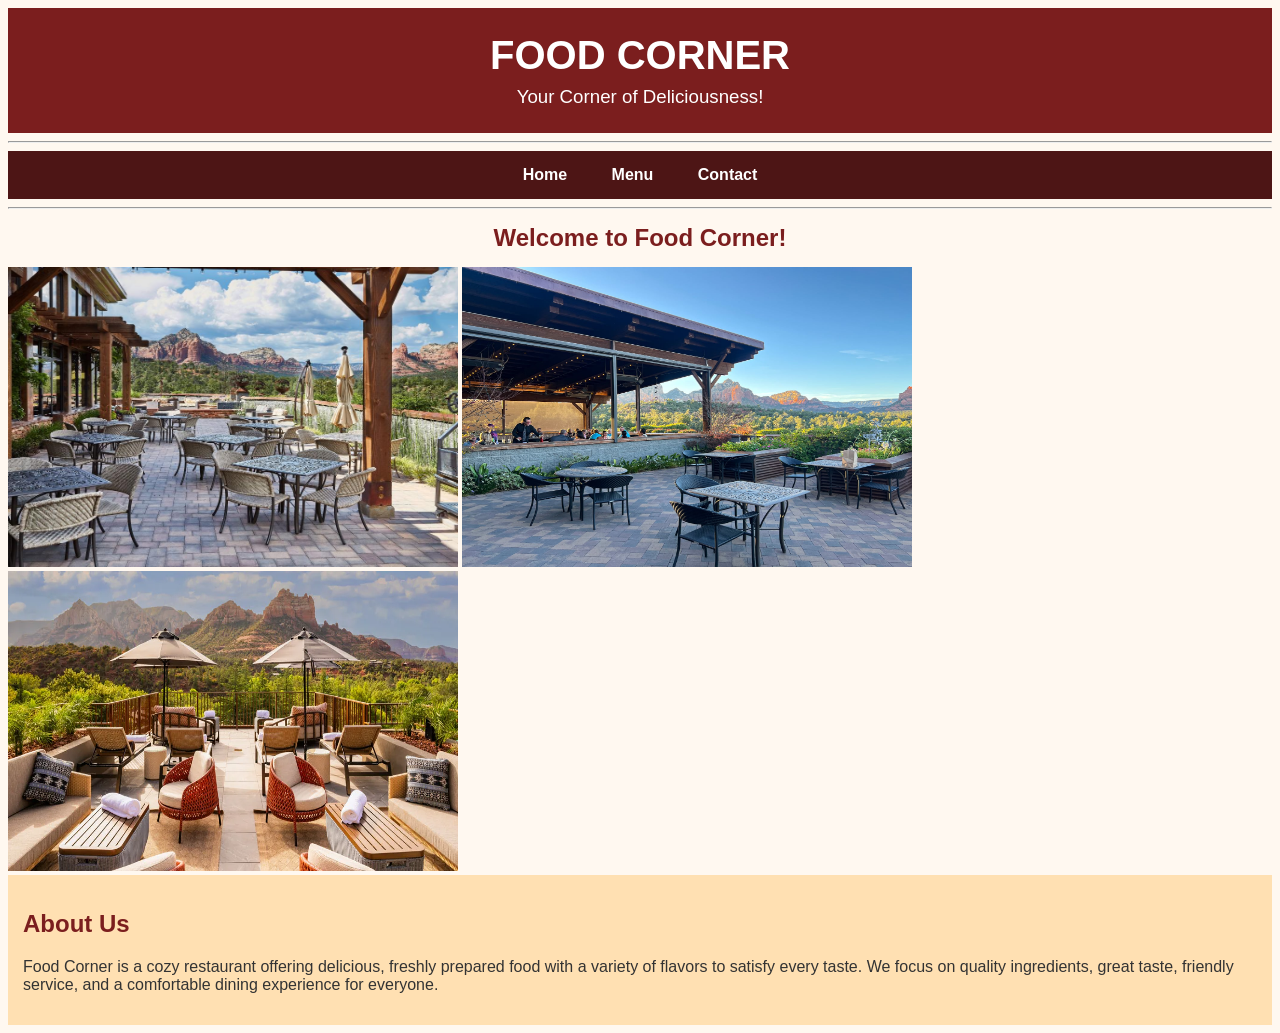
<file: Task 1/index.html>
<!DOCTYPE html>
<html lang="en">
<head>
    
    <title>Food Corner - Home</title>
    <link rel="stylesheet" href="style.css">
</head>
<body>
    
    <header>
        <h1 >FOOD CORNER</h1>
        <h3 >Your Corner of Deliciousness!</h3>
    </header> 
    <hr>
    <nav>
    <a href="index.html">Home</a> 
    <a href="Rmenu.html">Menu</a> 
    <a href="Rcontact.html">Contact</a>
    </nav>
    <hr>
    
    <h2 class="H2">Welcome to Food Corner!</h2>
   
    <img src="Res1.jpeg" alt="restaurant_image" class="restaurant-images" >
    <img src="Res2.jpg" alt="restaurant_image" class="restaurant-images"  >
    <img src="Res3.webp" alt="restaurant_image" class="restaurant-images" >
    <div class="info">
        <h2 class="h2">About Us</h2>
        <p> Food Corner is a cozy restaurant offering delicious, freshly prepared food with a variety of flavors to satisfy every taste. We focus on quality ingredients, great taste, friendly service, and a comfortable dining experience for everyone.</p>
    </div>
</body>
</html>
</file>
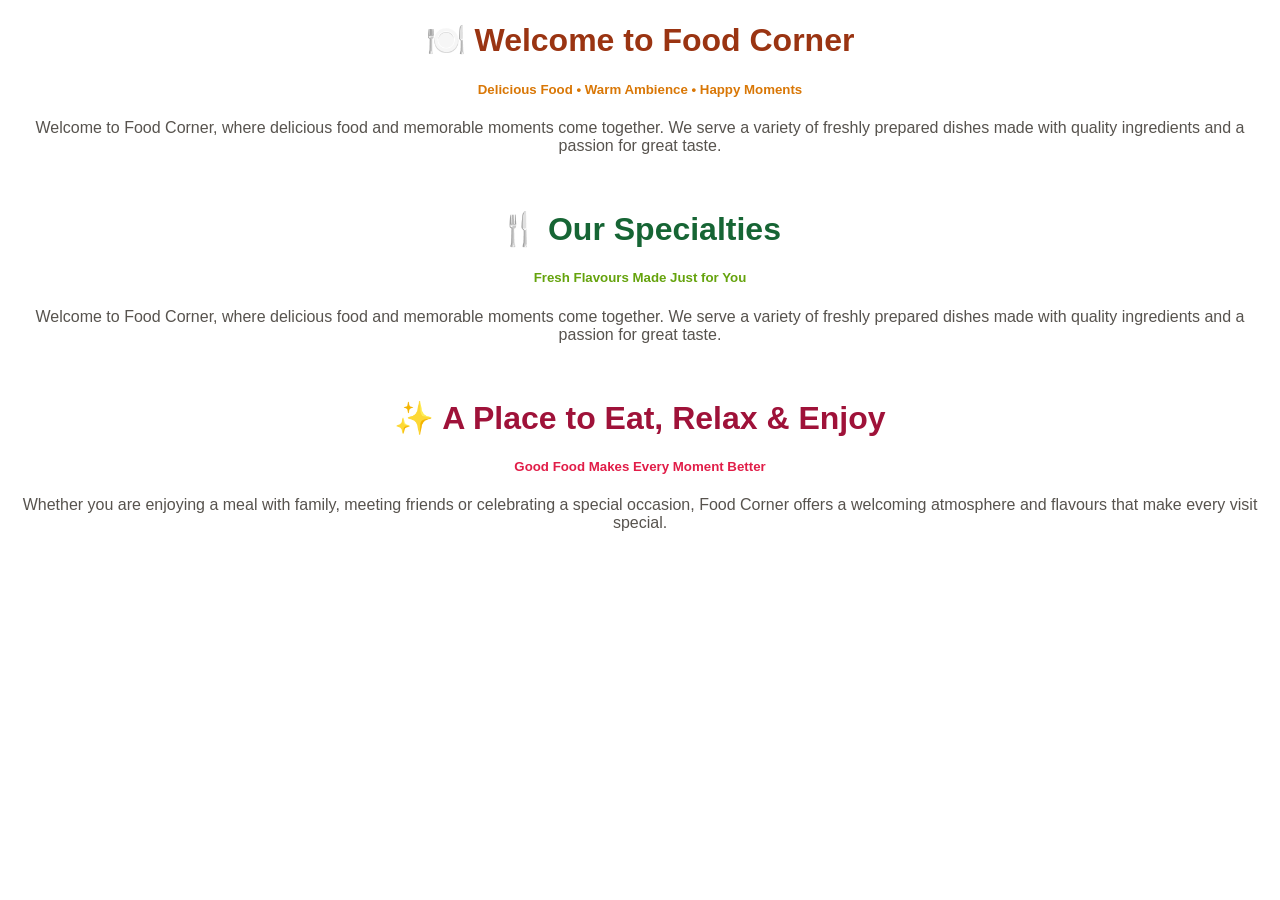
<file: Task 2/index.html>
<!DOCTYPE html>
<html lang="en">
<head>
    <title>Food Corner - Home</title>
</head>
<body style="background-image: url(https://wallpaperset.com/w/full/b/c/e/485993.jpg);background-size:cover;font-family: Arial, Helvetica, sans-serif;">
    <h1 style="color: #9a3412;text-align: center;">🍽️ Welcome to Food Corner</h1>
    <h5 style="color: #d97706;text-align: center;">Delicious Food • Warm Ambience • Happy Moments</h5>
    <p style="color: #57534e;text-align: center;">Welcome to Food Corner, where delicious food and memorable moments come together. We serve a variety of freshly prepared dishes made with quality ingredients and a passion for great taste.</p>
    <br>
   
    <h1 style="color: #166534;text-align: center;">🍴 Our Specialties</h1>
    <h5 style="color: #65a30d;text-align: center;">Fresh Flavours Made Just for You</h5>
    <p style="color: #57534e;text-align: center;">Welcome to Food Corner, where delicious food and memorable moments come together. We serve a variety of freshly prepared dishes made with quality ingredients and a passion for great taste.</p>
    <br>
    
    <h1 style="color: #9f1239;text-align: center;">✨ A Place to Eat, Relax & Enjoy</h1>
    <h5 style="color: #e11d48;text-align: center;">Good Food Makes Every Moment Better</h5>
    <p style="color: #57534e;text-align: center;">Whether you are enjoying a meal with family, meeting friends or celebrating a special occasion, Food Corner offers a welcoming atmosphere and flavours that make every visit special.</p>
</body>
</html>
</file>
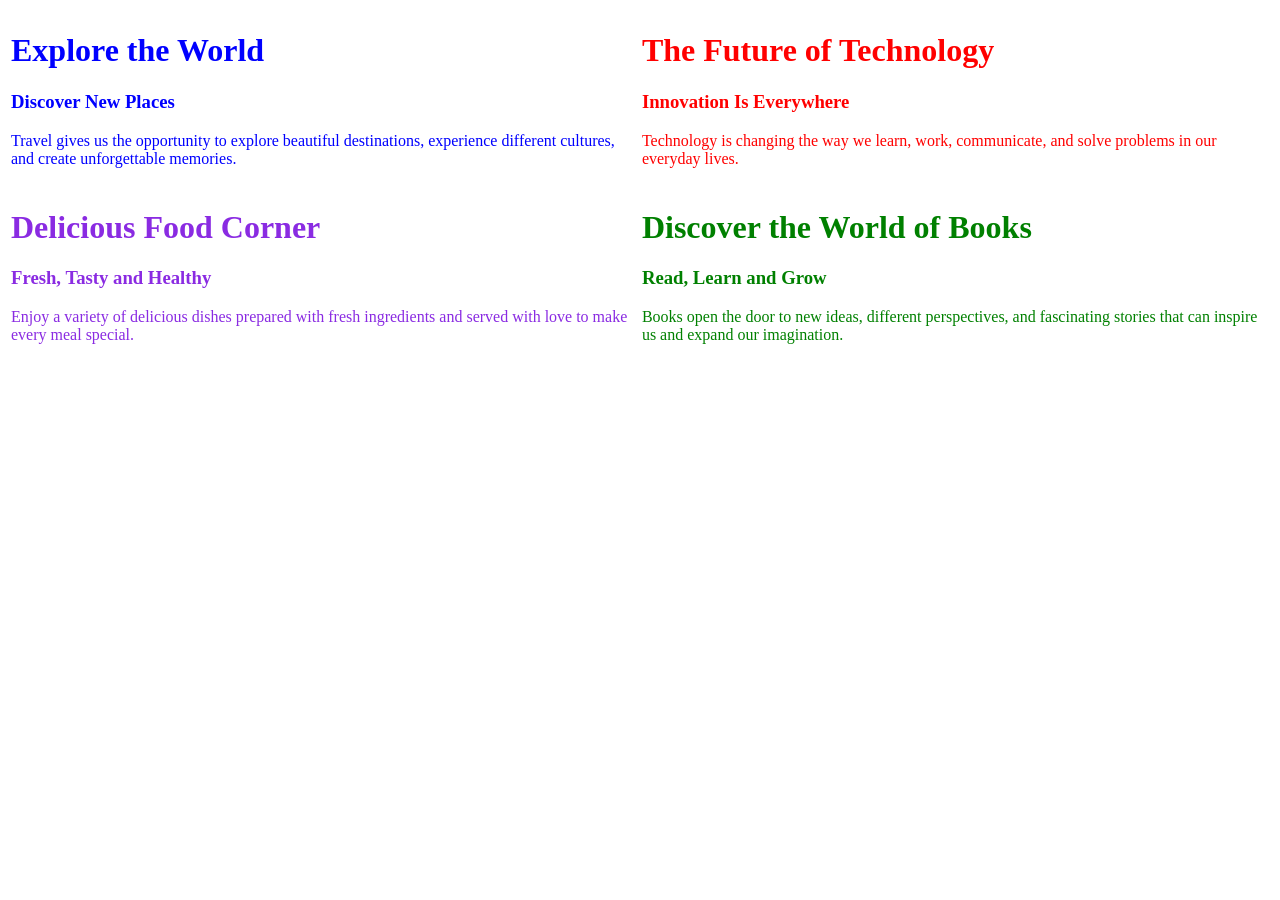
<file: Task 3/index.html>
<!DOCTYPE html>
<html lang="en">
<head>
   
    <title>Internal CSS</title>

    <style>

        .container1{
            color:blue;
        }

        .container2{
            color: red;
        }

        .container3{
            color: blueviolet;
        }

        .container4{
            color: green;
        }

    </style>
</head>
<body>

    <table>
        <tr>
            <td>
                <div class="container1">
                    <h1>Explore the World</h1>
                    <h3>Discover New Places</h3>
                    <p>Travel gives us the opportunity to explore beautiful destinations, experience different cultures, and create unforgettable memories.</p>
                </div>
            </td>
            <td>
                 <div class="container2">
                    <h1>The Future of Technology</h1>
                    <h3>Innovation Is Everywhere</h3>
                    <p>Technology is changing the way we learn, work, communicate, and solve problems in our everyday lives.</p>
                </div>
            </td>
        </tr>
        <tr>
            <td>
                <div class="container3">
                    <h1>Delicious Food Corner</h1>
                    <h3>Fresh, Tasty and Healthy</h3>
                    <p>Enjoy a variety of delicious dishes prepared with fresh ingredients and served with love to make every meal special.</p>
                </div>
            </td>
            <td>
                <div class="container4">
                    <h1>Discover the World of Books</h1>
                    <h3>Read, Learn and Grow</h3>
                    <p>Books open the door to new ideas, different perspectives, and fascinating stories that can inspire us and expand our imagination.</p>
                </div>
            </td>
        </tr>
    </table>  
    
</body>
</html>
</file>
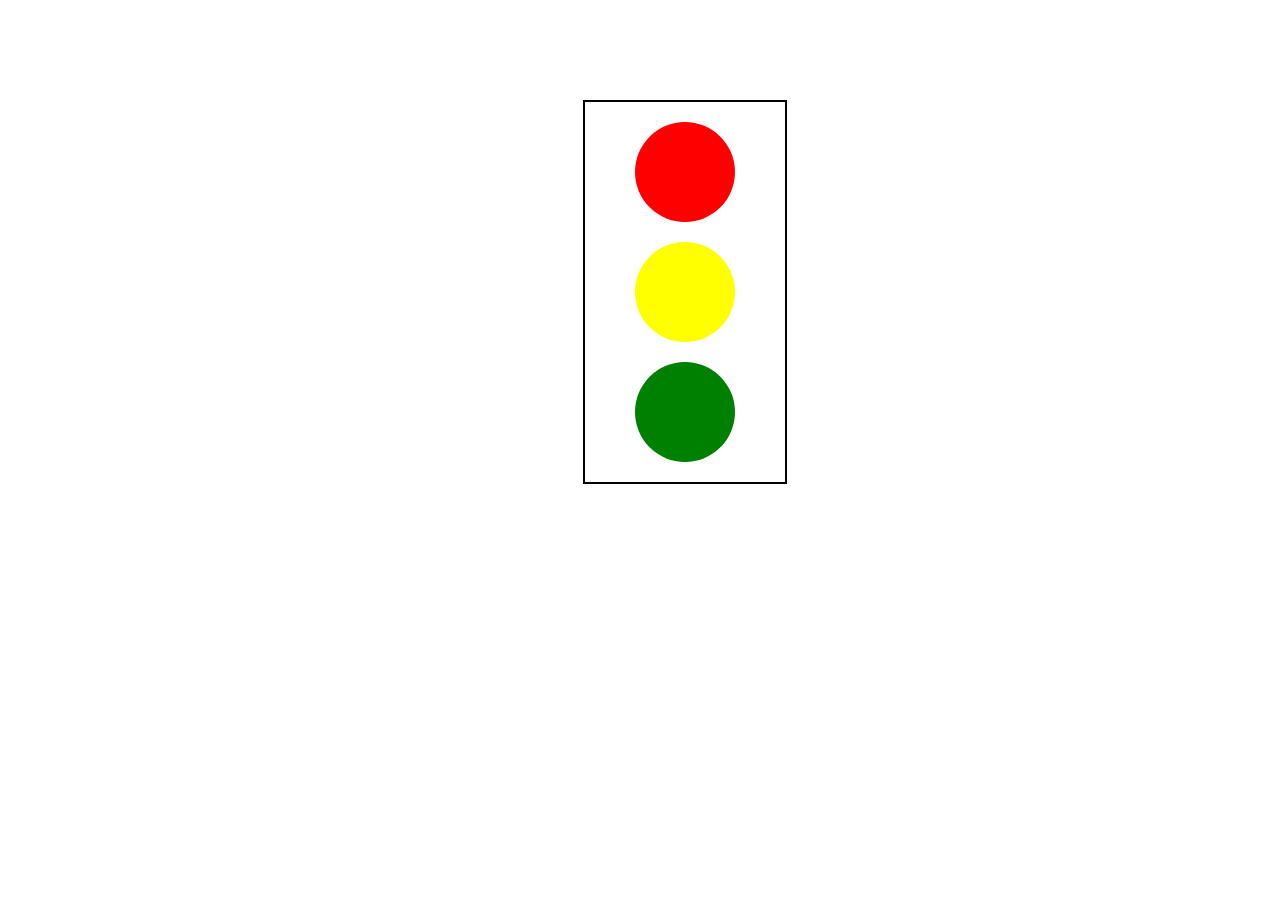
<file: Task 4/index.html>
<!DOCTYPE html>
<html lang="en">
<head>
    <title>CSS & Div Task</title>
    <link rel="stylesheet" href="style.css">
</head>
<body>
    <div class="container">
        <div class="div" id="div1"></div>
        <div class="div" id="div2"></div>
        <div class="div" id="div3"></div>

    </div>
    
</body>
</html>
</file>
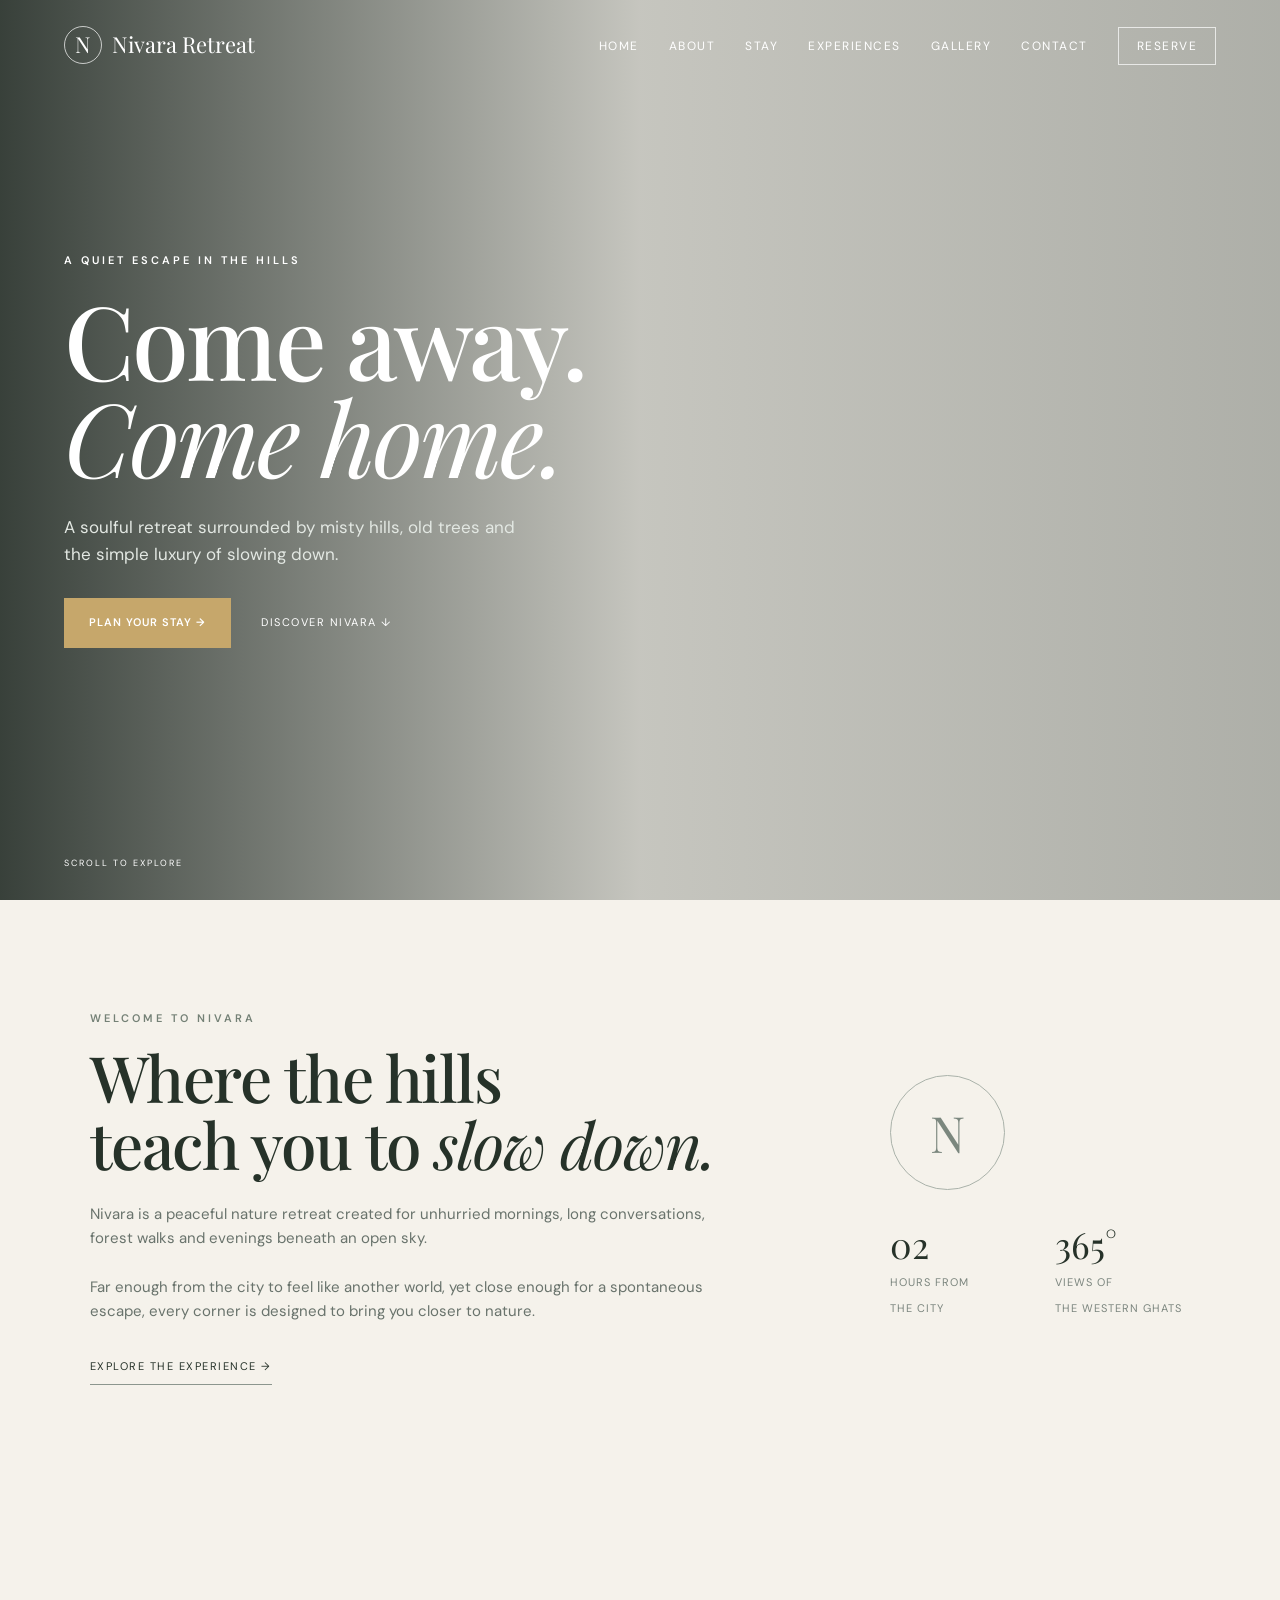
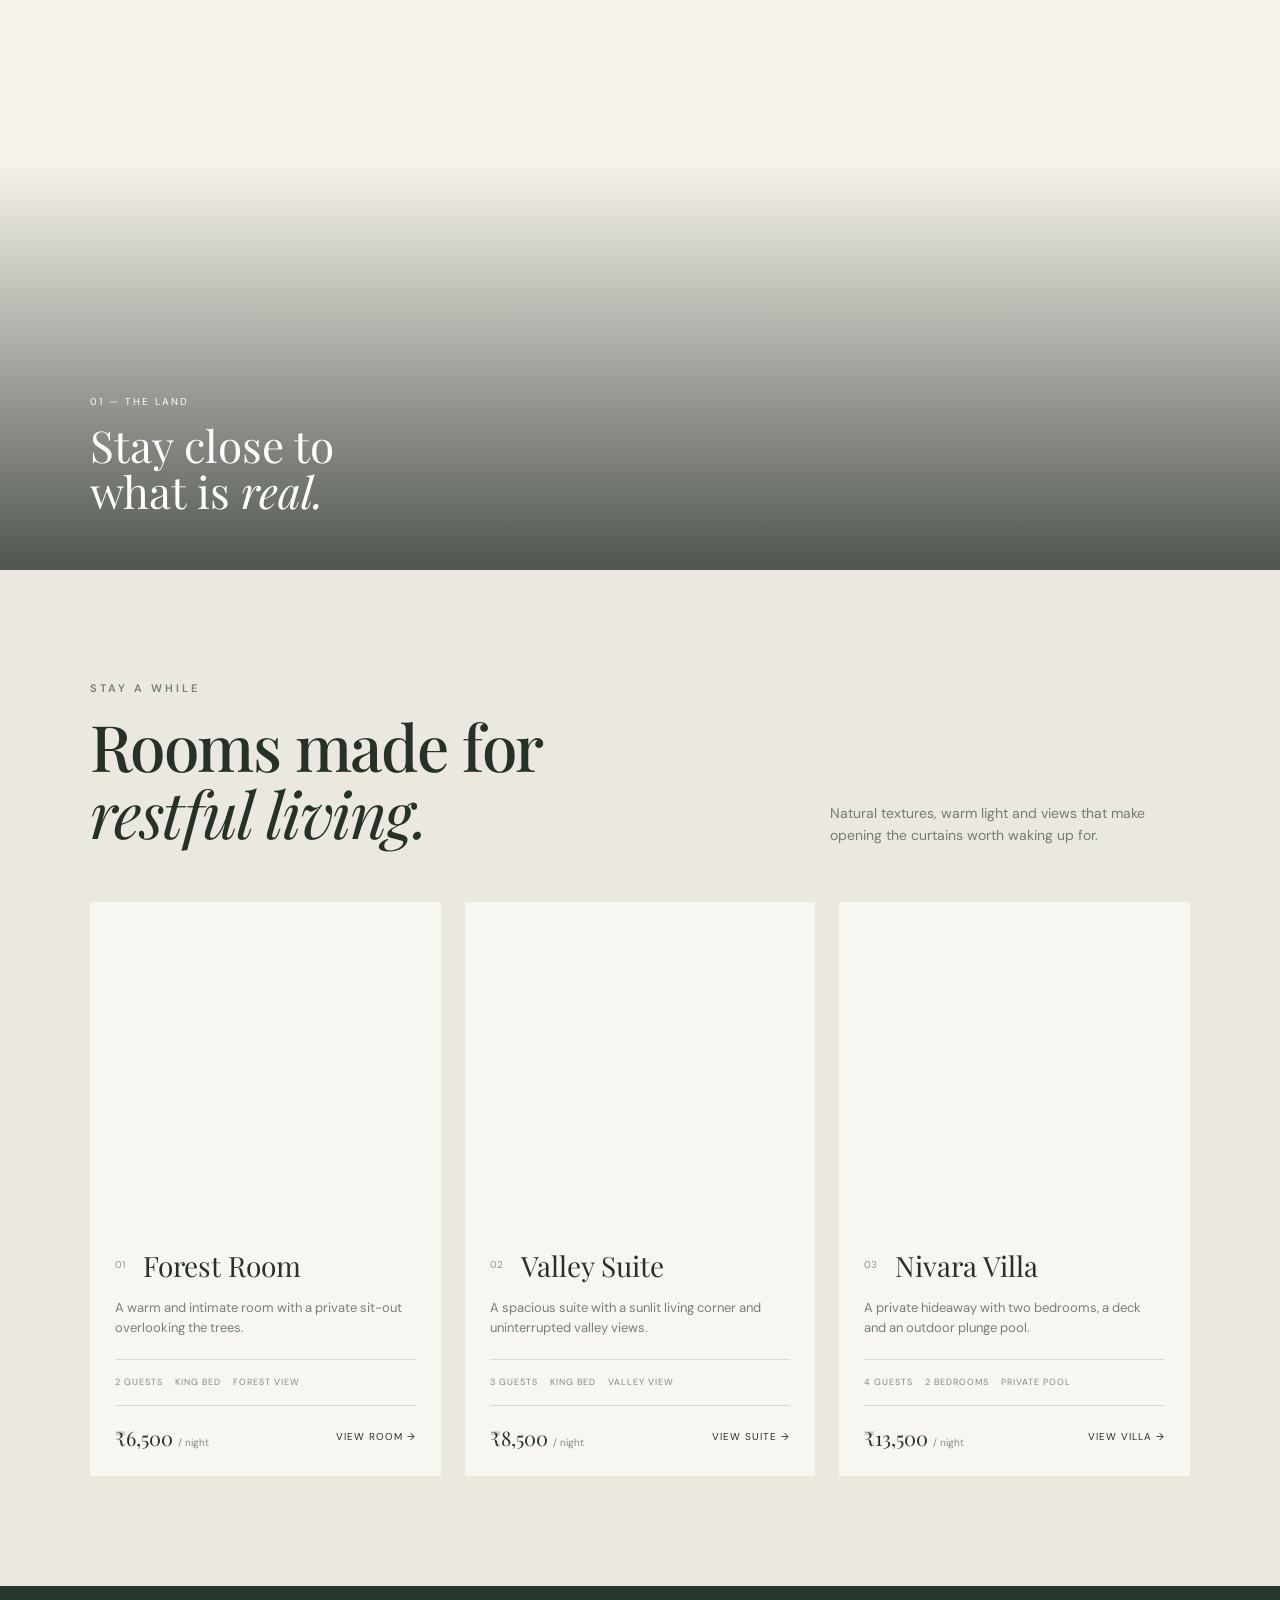
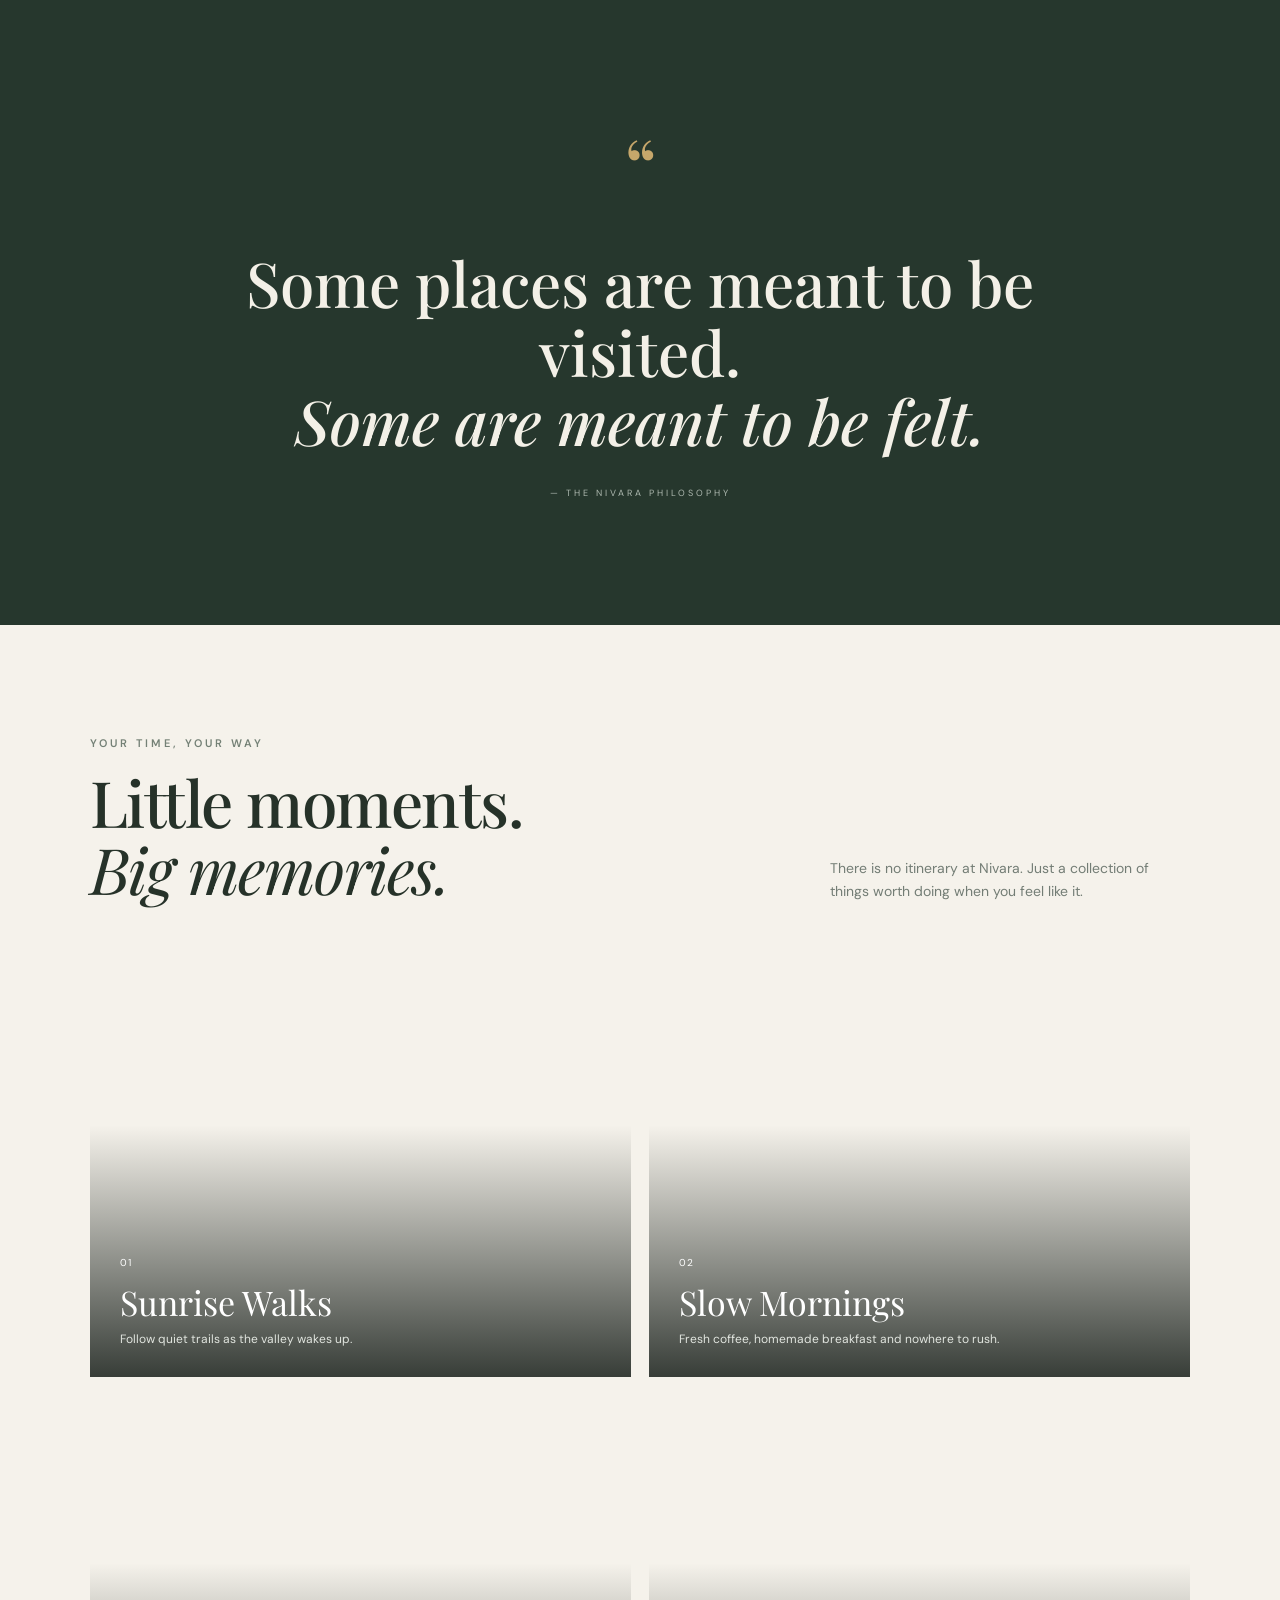
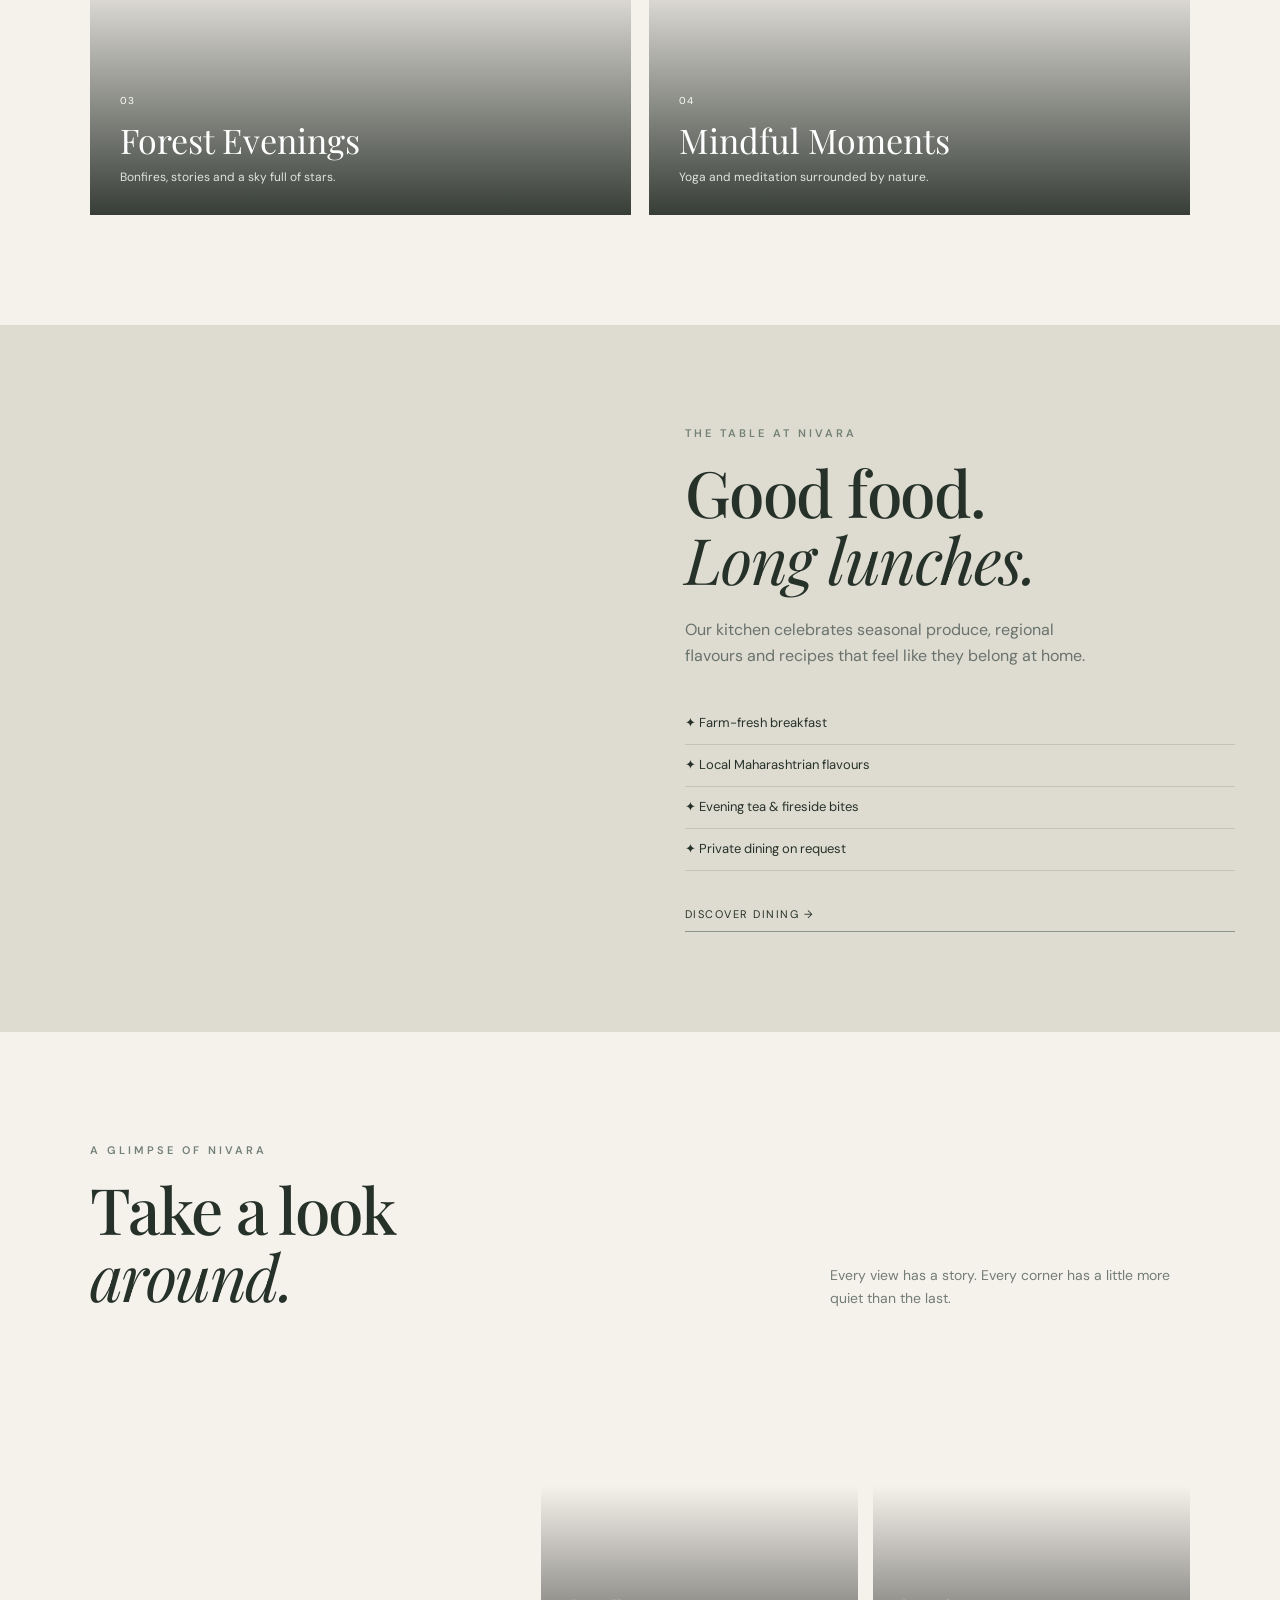
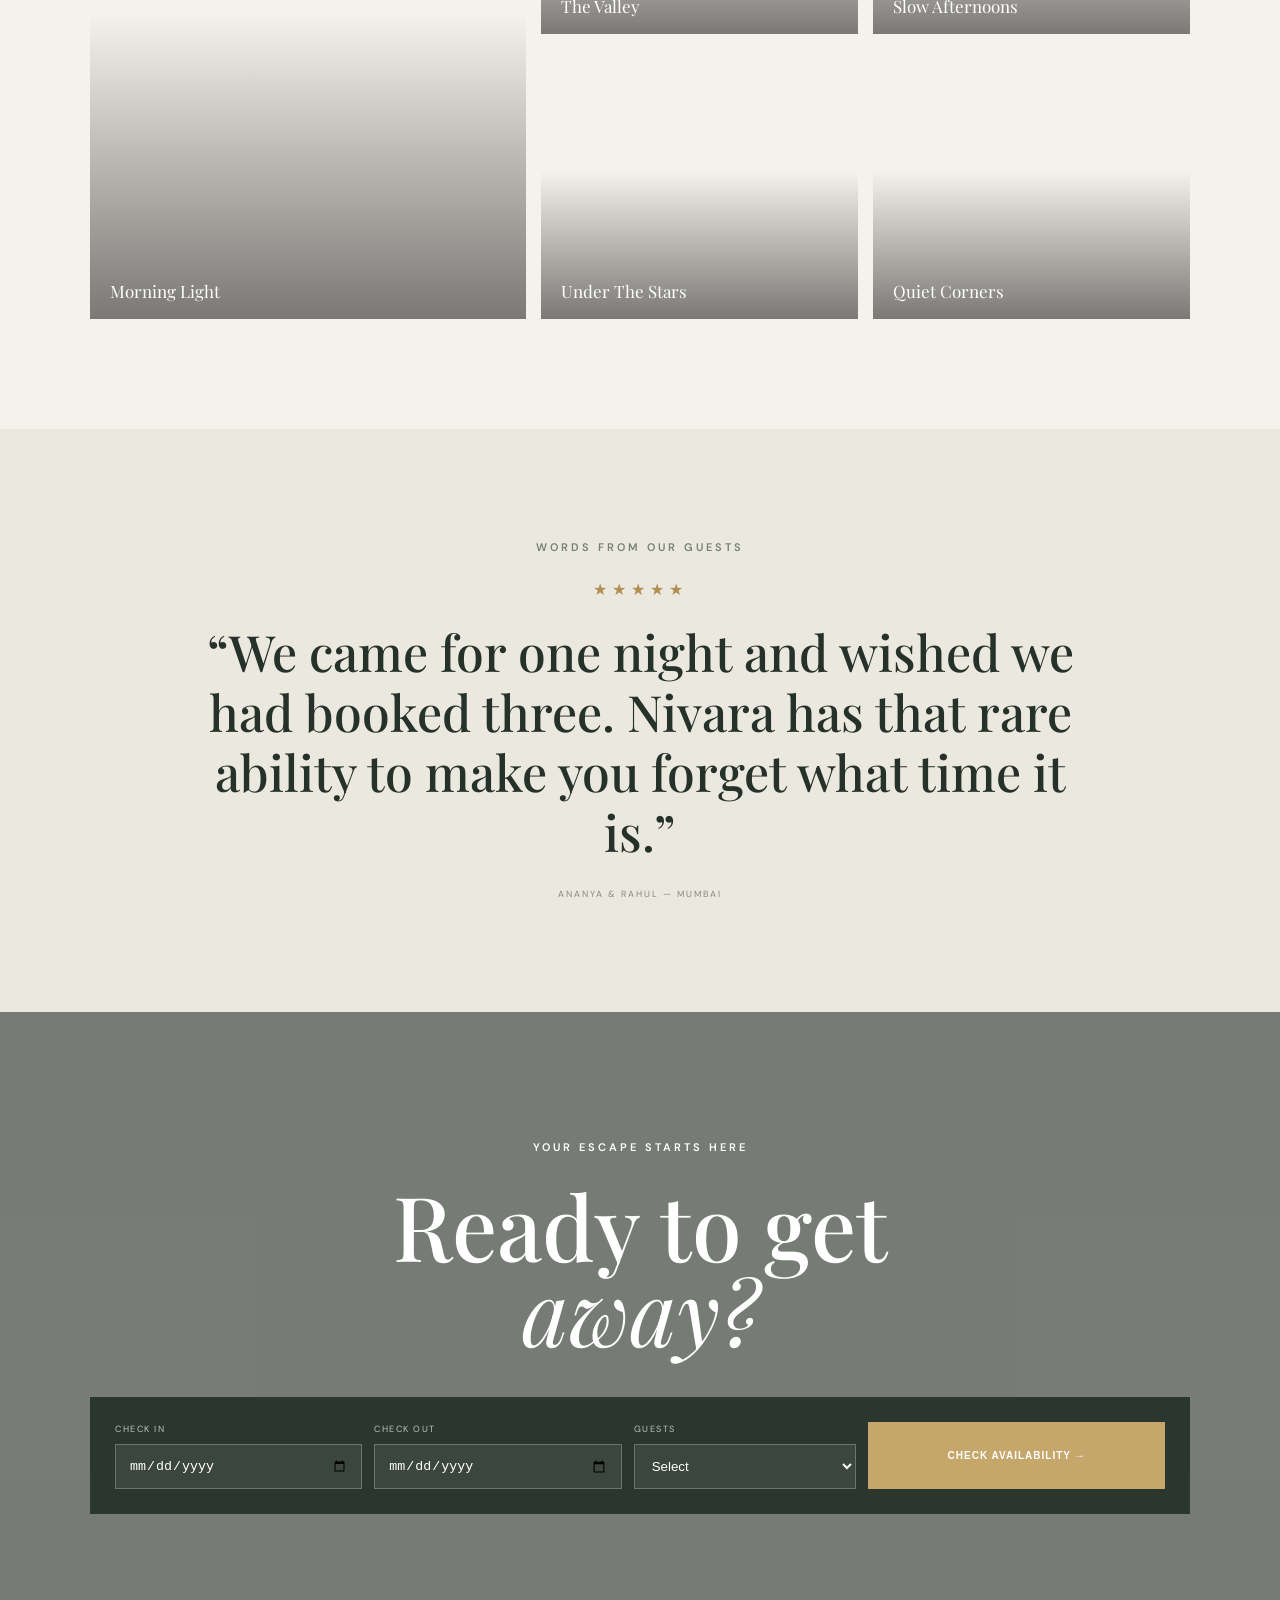
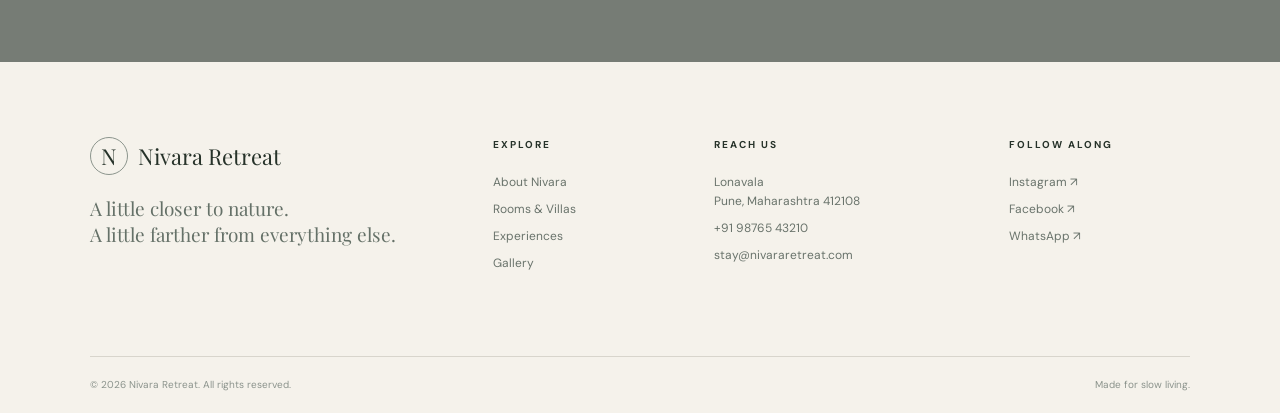
<file: Task 5/index.html>
<!DOCTYPE html>
<html lang="en">
<head>
    <meta charset="UTF-8">
    <meta name="viewport" content="width=device-width, initial-scale=1.0">

    <title>Nivara Retreat | Escape Into Nature</title>

    <link rel="preconnect" href="https://fonts.googleapis.com">
    <link rel="preconnect" href="https://fonts.gstatic.com" crossorigin>

    <link href="https://fonts.googleapis.com/css2?family=DM+Sans:wght@400;500;600;700&family=Playfair+Display:wght@500;600;700&display=swap" rel="stylesheet">

    <link rel="stylesheet" href="style.css">
</head>

<body>

<!-- ================= NAVBAR ================= -->

<header class="header">

    <nav class="navbar">

        <a href="#home" class="logo">
            <span>N</span>
            Nivara Retreat
        </a>

        <button class="menu-btn" id="menuBtn">
            ☰
        </button>

        <ul class="nav-links" id="navLinks">
            <li><a href="#home">Home</a></li>
            <li><a href="#about">About</a></li>
            <li><a href="#rooms">Stay</a></li>
            <li><a href="#experiences">Experiences</a></li>
            <li><a href="#gallery">Gallery</a></li>
            <li><a href="#contact">Contact</a></li>
            <li>
                <a href="#booking" class="nav-button">Reserve</a>
            </li>
        </ul>

    </nav>

</header>


<!-- ================= HERO ================= -->

<section class="hero" id="home">

    <div class="hero-overlay"></div>

    <div class="hero-content">

        <p class="small-title">
            A QUIET ESCAPE IN THE HILLS
        </p>

        <h1>
            Come away.<br>
            <i>Come home.</i>
        </h1>

        <p class="hero-description">
            A soulful retreat surrounded by misty hills,
            old trees and the simple luxury of slowing down.
        </p>

        <div class="hero-buttons">

            <a href="#booking" class="primary-btn">
                Plan Your Stay →
            </a>

            <a href="#about" class="discover-btn">
                Discover Nivara ↓
            </a>

        </div>

    </div>

    <div class="scroll-text">
        SCROLL TO EXPLORE
    </div>

</section>


<!-- ================= ABOUT ================= -->

<section class="about section" id="about">

    <div class="about-text">

        <p class="section-label">
            WELCOME TO NIVARA
        </p>

        <h2>
            Where the hills<br>
            teach you to <i>slow down.</i>
        </h2>

        <p>
            Nivara is a peaceful nature retreat created for
            unhurried mornings, long conversations, forest walks
            and evenings beneath an open sky.
        </p>

        <p>
            Far enough from the city to feel like another world,
            yet close enough for a spontaneous escape,
            every corner is designed to bring you closer to nature.
        </p>

        <a href="#experiences" class="underline-link">
            Explore the experience →
        </a>

    </div>

    <div class="about-stats">

        <div class="round-logo">
            N
        </div>

        <div class="stat">
            <strong>02</strong>
            <span>Hours from<br>the city</span>
        </div>

        <div class="stat">
            <strong>365°</strong>
            <span>Views of<br>the Western Ghats</span>
        </div>

    </div>

</section>


<!-- ================= FEATURE IMAGE ================= -->

<section class="feature">

    <div class="feature-content">

        <span>01 — THE LAND</span>

        <h2>
            Stay close to<br>
            what is <i>real.</i>
        </h2>

    </div>

</section>


<!-- ================= ROOMS ================= -->

<section class="rooms section" id="rooms">

    <div class="section-heading">

        <div>

            <p class="section-label">
                STAY A WHILE
            </p>

            <h2>
                Rooms made for<br>
                <i>restful living.</i>
            </h2>

        </div>

        <p>
            Natural textures, warm light and views that
            make opening the curtains worth waking up for.
        </p>

    </div>


    <div class="room-container">

        <!-- ROOM 1 -->

        <article class="room-card">

            <div class="room-image room1"></div>

            <div class="room-content">

                <div class="room-title">

                    <span>01</span>

                    <h3>
                        Forest Room
                    </h3>

                </div>

                <p>
                    A warm and intimate room with a private
                    sit-out overlooking the trees.
                </p>

                <div class="room-details">
                    <span>2 Guests</span>
                    <span>King Bed</span>
                    <span>Forest View</span>
                </div>

                <div class="room-bottom">

                    <strong>
                        ₹6,500
                        <small>/ night</small>
                    </strong>

                    <a href="#booking">
                        View Room →
                    </a>

                </div>

            </div>

        </article>


        <!-- ROOM 2 -->

        <article class="room-card">

            <div class="room-image room2"></div>

            <div class="room-content">

                <div class="room-title">

                    <span>02</span>

                    <h3>
                        Valley Suite
                    </h3>

                </div>

                <p>
                    A spacious suite with a sunlit living
                    corner and uninterrupted valley views.
                </p>

                <div class="room-details">
                    <span>3 Guests</span>
                    <span>King Bed</span>
                    <span>Valley View</span>
                </div>

                <div class="room-bottom">

                    <strong>
                        ₹8,500
                        <small>/ night</small>
                    </strong>

                    <a href="#booking">
                        View Suite →
                    </a>

                </div>

            </div>

        </article>


        <!-- ROOM 3 -->

        <article class="room-card">

            <div class="room-image room3"></div>

            <div class="room-content">

                <div class="room-title">

                    <span>03</span>

                    <h3>
                        Nivara Villa
                    </h3>

                </div>

                <p>
                    A private hideaway with two bedrooms,
                    a deck and an outdoor plunge pool.
                </p>

                <div class="room-details">
                    <span>4 Guests</span>
                    <span>2 Bedrooms</span>
                    <span>Private Pool</span>
                </div>

                <div class="room-bottom">

                    <strong>
                        ₹13,500
                        <small>/ night</small>
                    </strong>

                    <a href="#booking">
                        View Villa →
                    </a>

                </div>

            </div>

        </article>

    </div>

</section>


<!-- ================= QUOTE ================= -->

<section class="quote-section">

    <div class="quote-content">

        <span class="quote-mark">
            “
        </span>

        <blockquote>
            Some places are meant to be visited.
            <br>
            <i>Some are meant to be felt.</i>
        </blockquote>

        <p>
            — THE NIVARA PHILOSOPHY
        </p>

    </div>

</section>


<!-- ================= EXPERIENCES ================= -->

<section class="experiences section" id="experiences">

    <div class="section-heading">

        <div>

            <p class="section-label">
                YOUR TIME, YOUR WAY
            </p>

            <h2>
                Little moments.<br>
                <i>Big memories.</i>
            </h2>

        </div>

        <p>
            There is no itinerary at Nivara.
            Just a collection of things worth doing
            when you feel like it.
        </p>

    </div>


    <div class="experience-grid">

        <article class="experience-card experience1">

            <div>

                <span>01</span>

                <h3>
                    Sunrise Walks
                </h3>

                <p>
                    Follow quiet trails as the valley wakes up.
                </p>

            </div>

        </article>


        <article class="experience-card experience2">

            <div>

                <span>02</span>

                <h3>
                    Slow Mornings
                </h3>

                <p>
                    Fresh coffee, homemade breakfast
                    and nowhere to rush.
                </p>

            </div>

        </article>


        <article class="experience-card experience3">

            <div>

                <span>03</span>

                <h3>
                    Forest Evenings
                </h3>

                <p>
                    Bonfires, stories and a sky full of stars.
                </p>

            </div>

        </article>


        <article class="experience-card experience4">

            <div>

                <span>04</span>

                <h3>
                    Mindful Moments
                </h3>

                <p>
                    Yoga and meditation surrounded by nature.
                </p>

            </div>

        </article>

    </div>

</section>


<!-- ================= DINING ================= -->

<section class="dining">

    <div class="dining-image"></div>

    <div class="dining-content">

        <p class="section-label">
            THE TABLE AT NIVARA
        </p>

        <h2>
            Good food.<br>
            <i>Long lunches.</i>
        </h2>

        <p>
            Our kitchen celebrates seasonal produce,
            regional flavours and recipes that feel
            like they belong at home.
        </p>

        <ul>

            <li>
                ✦ Farm-fresh breakfast
            </li>

            <li>
                ✦ Local Maharashtrian flavours
            </li>

            <li>
                ✦ Evening tea & fireside bites
            </li>

            <li>
                ✦ Private dining on request
            </li>

        </ul>

        <a href="#contact" class="underline-link">
            Discover dining →
        </a>

    </div>

</section>


<!-- ================= GALLERY ================= -->

<section class="gallery section" id="gallery">

    <div class="section-heading">

        <div>

            <p class="section-label">
                A GLIMPSE OF NIVARA
            </p>

            <h2>
                Take a look<br>
                <i>around.</i>
            </h2>

        </div>

        <p>
            Every view has a story.
            Every corner has a little more quiet than the last.
        </p>

    </div>


    <div class="gallery-grid">

        <div class="gallery-item gallery1">
            <span>Morning Light</span>
        </div>

        <div class="gallery-item gallery2">
            <span>The Valley</span>
        </div>

        <div class="gallery-item gallery3">
            <span>Slow Afternoons</span>
        </div>

        <div class="gallery-item gallery4">
            <span>Under The Stars</span>
        </div>

        <div class="gallery-item gallery5">
            <span>Quiet Corners</span>
        </div>

    </div>

</section>


<!-- ================= TESTIMONIAL ================= -->

<section class="testimonial">

    <p class="section-label">
        WORDS FROM OUR GUESTS
    </p>

    <div class="stars">
        ★★★★★
    </div>

    <blockquote>
        “We came for one night and wished we had
        booked three. Nivara has that rare ability
        to make you forget what time it is.”
    </blockquote>

    <p class="guest">
        ANANYA & RAHUL — MUMBAI
    </p>

</section>


<!-- ================= BOOKING ================= -->

<section class="booking" id="booking">

    <div class="booking-overlay"></div>

    <div class="booking-content">

        <p class="small-title">
            YOUR ESCAPE STARTS HERE
        </p>

        <h2>
            Ready to get<br>
            <i>away?</i>
        </h2>

        <form id="bookingForm">

            <div class="input-group">

                <label>
                    Check In
                </label>

                <input type="date" id="checkin" required>

            </div>


            <div class="input-group">

                <label>
                    Check Out
                </label>

                <input type="date" id="checkout" required>

            </div>


            <div class="input-group">

                <label>
                    Guests
                </label>

                <select required>

                    <option value="">
                        Select
                    </option>

                    <option>
                        1 Guest
                    </option>

                    <option>
                        2 Guests
                    </option>

                    <option>
                        3 Guests
                    </option>

                    <option>
                        4 Guests
                    </option>

                    <option>
                        5+ Guests
                    </option>

                </select>

            </div>


            <button type="submit" class="booking-btn">
                Check Availability →
            </button>

        </form>

        <p id="formMessage"></p>

    </div>

</section>


<!-- ================= FOOTER ================= -->

<footer id="contact">

    <div class="footer-container">

        <div class="footer-about">

            <a href="#home" class="footer-logo">
                <span>N</span>
                Nivara Retreat
            </a>

            <p>
                A little closer to nature.<br>
                A little farther from everything else.
            </p>

        </div>


        <div class="footer-column">

            <h4>
                EXPLORE
            </h4>

            <a href="#about">About Nivara</a>
            <a href="#rooms">Rooms & Villas</a>
            <a href="#experiences">Experiences</a>
            <a href="#gallery">Gallery</a>

        </div>


        <div class="footer-column">

            <h4>
                REACH US
            </h4>

            <p>
                Lonavala<br>
                Pune, Maharashtra 412108
            </p>

            <a href="tel:+919876543210">
                +91 98765 43210
            </a>

            <a href="mailto:stay@nivararetreat.com">
                stay@nivararetreat.com
            </a>

        </div>


        <div class="footer-column">

            <h4>
                FOLLOW ALONG
            </h4>

            <a href="#">Instagram ↗</a>
            <a href="#">Facebook ↗</a>
            <a href="#">WhatsApp ↗</a>

        </div>

    </div>


    <div class="footer-bottom">

        <span>
            © 2026 Nivara Retreat. All rights reserved.
        </span>

        <span>
            Made for slow living.
        </span>

    </div>

</footer>


<script src="script.js"></script>

</body>
</html>
</file>
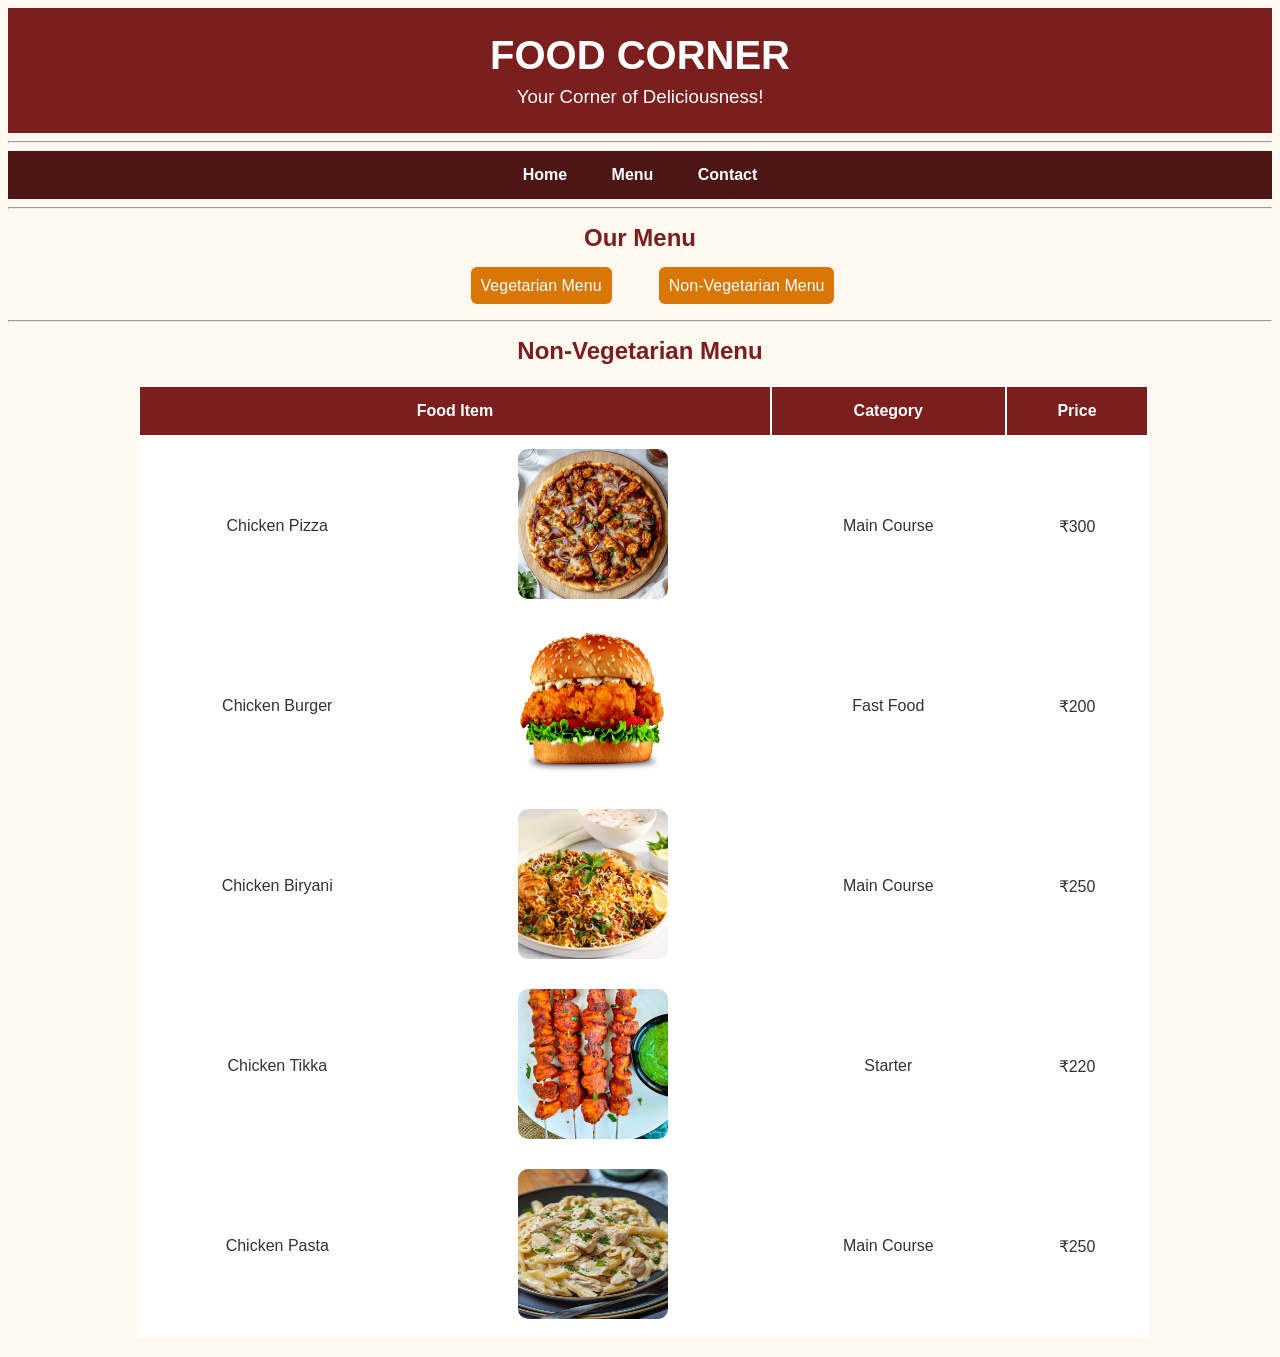
<file: Task 1/NVmenu.html>
<!DOCTYPE html>
<html lang="en">
<head>
    
    <title>Food Corner - Non Vegetarian Menu</title>
    <link rel="stylesheet" href="style.css">
</head>
<body>
    <header>
        <h1>FOOD CORNER</h1>
        <h3>Your Corner of Deliciousness!</h3>
    </header>
    <hr>
    <nav>
    <a href="index.html">Home</a> 
    <a href="Rmenu.html">Menu</a> 
    <a href="Rcontact.html">Contact</a>
    </nav>
    
    <hr>
    <h2 class="H2">Our Menu</h2>
    <div class="menu-links">
        <a href="Vmenu.html">Vegetarian Menu</a> &nbsp;&nbsp;&nbsp;
        <a href="NVmenu.html">Non-Vegetarian Menu</a>
    </div>
    <hr>
    
    <h2 class="H2">Non-Vegetarian Menu</h2>
    <table class="menu-table">
        <tr>
            <th colspan="2">Food Item</th>
            <th>Category</th>
            <th>Price</th>
        </tr>

        <tr>
            <td>Chicken Pizza</td>
            <td><img src="cpizza.png" alt="cpizza" ></td>
            <td>Main Course</td>
            <td>₹300</td>
        </tr>

        <tr>
            <td>Chicken Burger</td>
            <td><img src="cburger.jpg" alt="cburger" ></td>
            <td>Fast Food</td>
            <td>₹200</td>
        </tr>

        <tr>
            <td>Chicken Biryani</td>
            <td><img src="biryani.jpg" alt="biryani" ></td>
            <td>Main Course</td>
            <td>₹250</td>
        </tr>

        <tr>
            <td>Chicken Tikka</td>
            <td><img src="ctikka.jpg" alt="ctikka" ></td>
            <td>Starter</td>
            <td>₹220</td>
        </tr>

        <tr>
            <td>Chicken Pasta</td>
            <td><img src="cpasta.jpg" alt="cpasta" ></td>
            <td>Main Course</td>
            <td>₹250</td>
        </tr>
    </table>
    
</body>
</html>
</file>
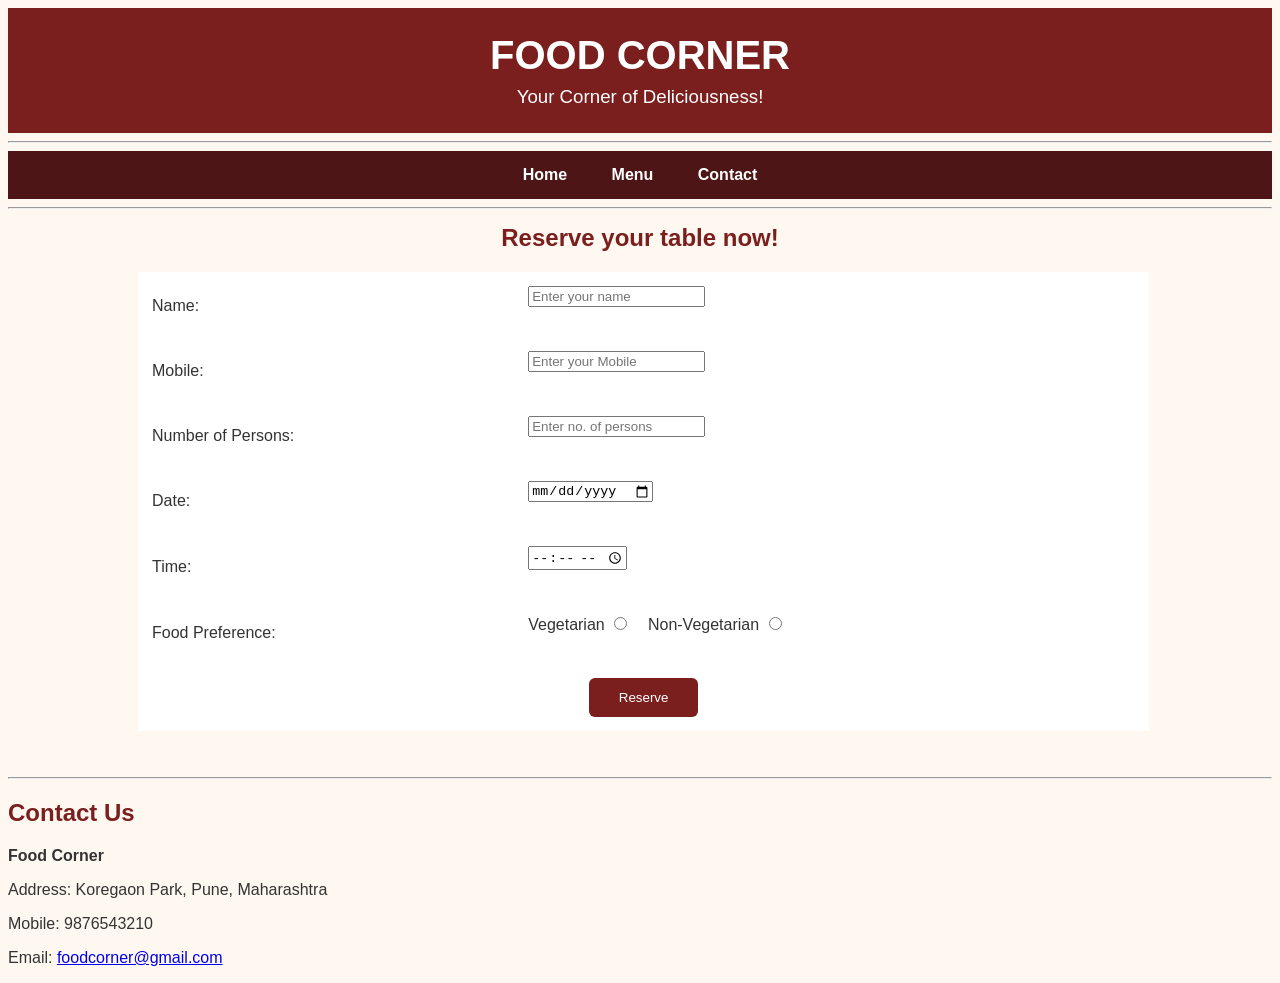
<file: Task 1/Rcontact.html>
<!DOCTYPE html>
<html lang="en">
<head>
    
    <title>Food Corner - Contact</title>
    <link rel="stylesheet" href="style.css">
</head>
<body>
    <header>
        <h1>FOOD CORNER</h1>
        <h3>Your Corner of Deliciousness!</h3>
    </header>
    <hr>
    <nav>
    <a href="index.html">Home</a> 
    <a href="Rmenu.html">Menu</a> 
    <a href="Rcontact.html">Contact</a>
    </nav>
    <hr>
    

    <h2 class="H2">Reserve your table now!</h2>
    <table class="form">
        <form action="#">
        <tr>
            <td>Name: </td>
            <td><input type="text" placeholder="Enter your name" name="name"><br><br></td>
        </tr>
        <tr>
            <td>Mobile: </td>
            <td><input type="tel" placeholder="Enter your Mobile" name="mobile"><br><br></td>
        </tr>
        <tr>
            <td>Number of Persons: </td>
            <td><input type="number" placeholder="Enter no. of persons" name="nperson"><br><br></td>
        </tr>
        <tr>
            <td>Date: </td>
            <td><input type="date"  name="date"><br><br></td>
        </tr>
        <tr>
            <td>Time: </td>
            <td><input type="time"  name="time"><br><br></td>
        </tr>
        <tr>
            <td>Food Preference: </td>
            <td>Vegetarian <input type="radio"  name="food" value="veg"> &nbsp;&nbsp;&nbsp;Non-Vegetarian <input type="radio"  name="food" value="nonveg"><br><br></td>
        </tr>
      
        <tr>
            <td colspan="2"><center><button type="submit">Reserve</button></center></td>
        </tr>
            
       
            
        
    </form>
    </table>
    <br>
    <hr>
    
    <h2 class="h2">Contact Us</h2>
    <p><b>Food Corner</b></p>
    <p>Address: Koregaon Park, Pune, Maharashtra</p>
    <p>Mobile: 9876543210</p>
    <p>Email: <a href="#">foodcorner@gmail.com</a></p>

   
    

   

    
</body>
</html>
</file>
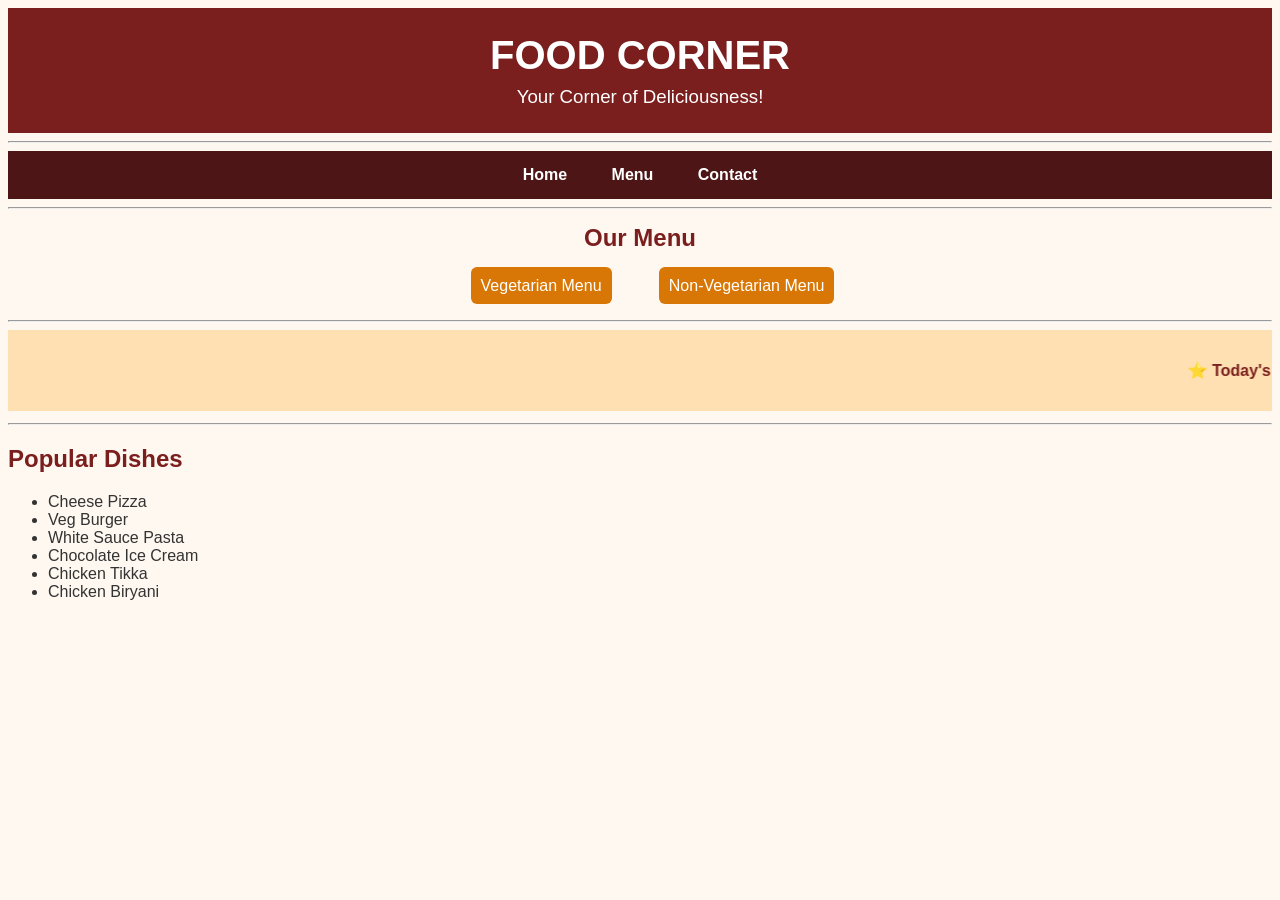
<file: Task 1/Rmenu.html>
<!DOCTYPE html>
<html lang="en">
<head>
    
    <title>Food Corner - Menu </title>
    <link rel="stylesheet" href="style.css">
</head>
<body>
    <header>
        <h1>FOOD CORNER</h1>
        <h3>Your Corner of Deliciousness!</h3>
    </header> 
    <hr>
    <nav>
    <a href="index.html">Home</a> 
    <a href="Rmenu.html">Menu</a> 
    <a href="Rcontact.html">Contact</a>
    </nav>
    
    <hr>
    <h2 class="H2">Our Menu</h2>
    <div class="menu-links">
        <a href="Vmenu.html">Vegetarian Menu</a> &nbsp;&nbsp;&nbsp;
        <a href="NVmenu.html">Non-Vegetarian Menu</a>
    </div>
    

<hr>
    
    
   
    <marquee class="info">
   
    <p>
         <b>⭐ Today's Special ⭐ </b>Enjoy our Cheese Pizza with fresh vegetables
        and extra cheese for only ₹220 today!
    </p>
    </marquee>
    <hr>
    <h2 class="h2">Popular Dishes</h2>
    <ul>
            <li>Cheese Pizza </li>
            <li>Veg Burger</li>
            <li>White Sauce Pasta</li>
            <li>Chocolate Ice Cream</li>
            <li>Chicken Tikka</li>
            <li>Chicken Biryani</li>
    </ul>
    
    
    
</body>
</html>
</file>
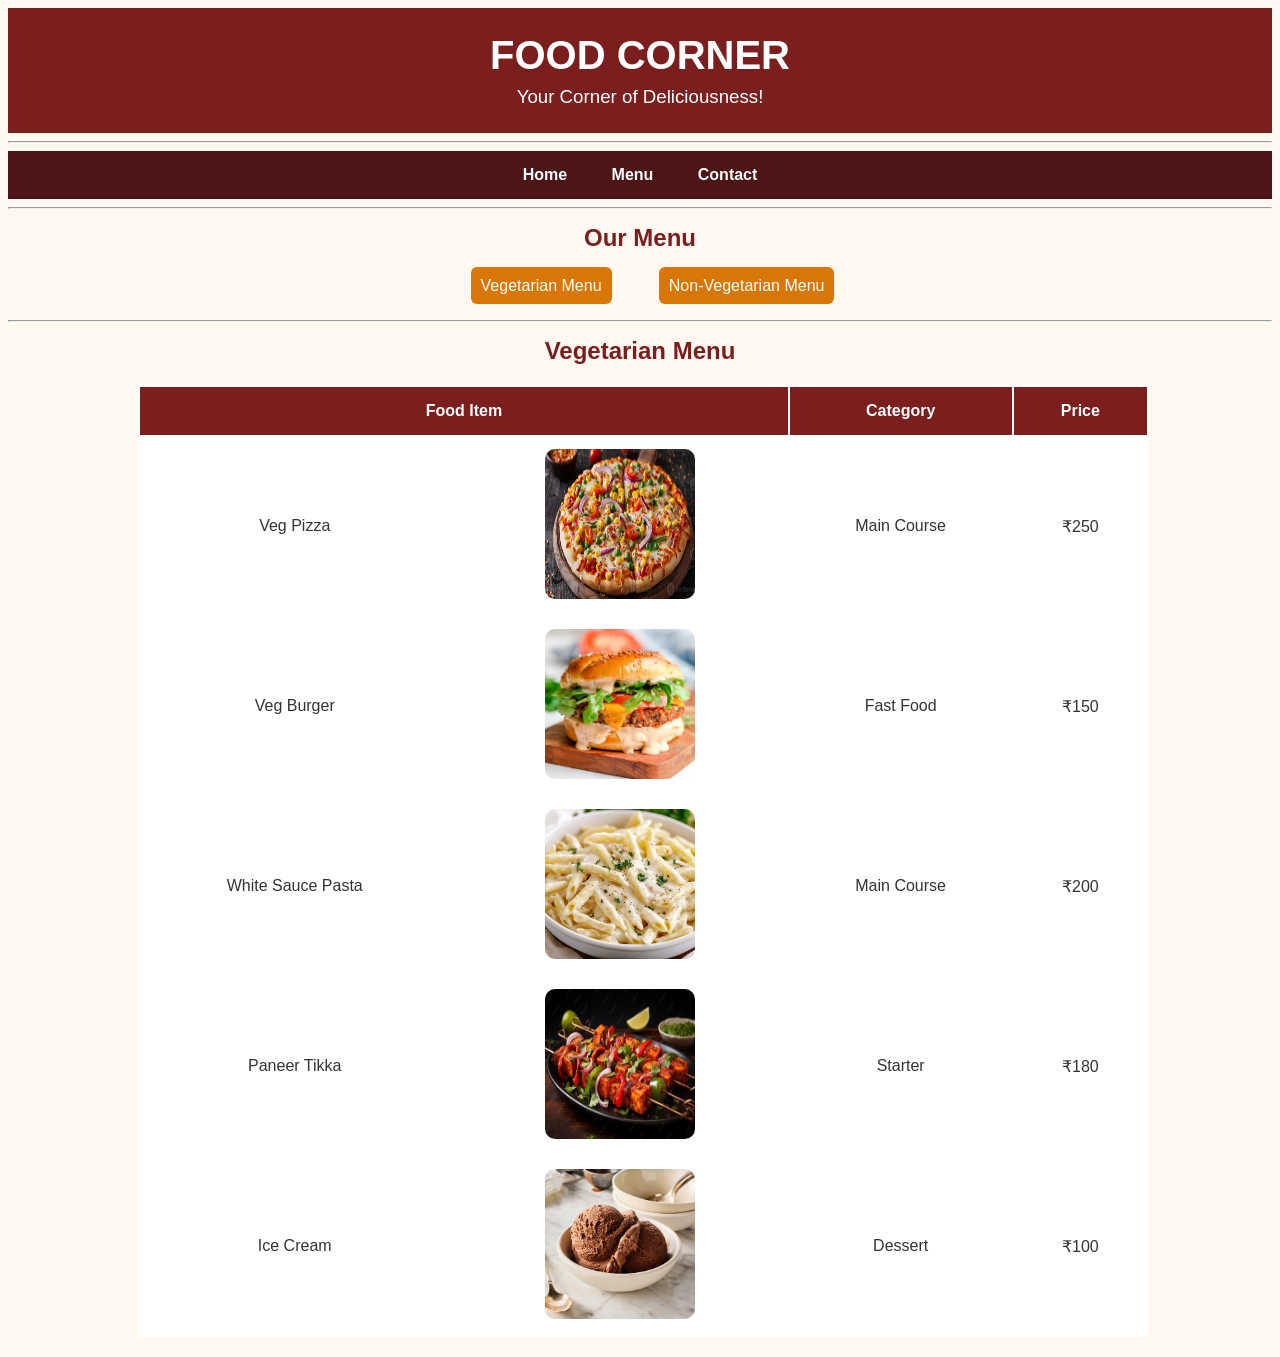
<file: Task 1/Vmenu.html>
<!DOCTYPE html>
<html lang="en">
<head>
   
    <title>Food Corner - Vegetarian Menu </title>
    <link rel="stylesheet" href="style.css">
</head>
<body>
    <header>
        <h1>FOOD CORNER</h1>
        <h3>Your Corner of Deliciousness!</h3>
    </header>
    <hr>
    <nav>
    <a href="index.html">Home</a>
    <a href="Rmenu.html">Menu</a>
    <a href="Rcontact.html">Contact</a>
    </nav>
    
    <hr>
    <h2 class="H2">Our Menu</h2>
    <div class="menu-links">
        <a href="Vmenu.html">Vegetarian Menu</a> &nbsp;&nbsp;&nbsp;
        <a href="NVmenu.html">Non-Vegetarian Menu</a>
    </div>
    <hr>
   
    <h2 class="H2">Vegetarian Menu</h2>
    <table class="menu-table" >
        <tr>
            <th colspan="2">Food Item</th>
            <th>Category</th>
            <th >Price</th>
        </tr>

        <tr>
            <td>Veg Pizza</td>
            <td><img src="pizza.jpg" alt="pizza" ></td>
            <td>Main Course</td>
            <td>₹250</td>
        </tr>

        <tr>
            <td>Veg Burger</td>
            <td><img src="burger.webp" alt="burger" ></td>
            <td>Fast Food</td>
            <td>₹150</td>
        </tr>

        <tr>
            <td>White Sauce Pasta</td>
            <td><img src="pasta.webp" alt="pasta" ></td>
            <td>Main Course</td>
            <td>₹200</td>
        </tr>

        <tr>
            <td>Paneer Tikka</td>
            <td><img src="tikka.avif" alt="tikka"></td>
            <td>Starter</td>
            <td>₹180</td>
        </tr>

        <tr>
            <td>Ice Cream</td>
            <td><img src="icream.jpg" alt="ice-cream" ></td>
            <td>Dessert</td>
            <td>₹100</td>
        </tr>
    </table>
 
</body>
</html>
</file>
<file: Task 1/style.css>
body {
    font-family: Arial, sans-serif;
    background-color: #fff8f0;
    color: #333;
}

header {
    background-color: #7b1e1e;
    color: white;
    text-align: center;
    padding: 25px;
}

header h1 {
    margin: 0;
    font-size: 40px;
}

header h3 {
    margin: 8px 0 0 ;
    font-weight: normal;
}

nav {
    background-color: #4d1515;
    text-align: center;
    padding: 15px;
}

nav a {
    color: white;
    text-decoration: none;
    margin: 0 20px;
    font-weight: bold;
}

nav a:hover {
    color: #ffc107;
}

.H2{
    text-align: center;
    color: #7b1e1e;
    margin: 15px 0;
}

.restaurant-images{
    width: 450px;
    height: 300px;    
}

.info{
    background-color: #ffe0b2;
    padding: 15px;
}

.h2{
    text-align: left;
    color: #7b1e1e;
   
}

marquee p {
    color: #7b1e1e;
}

table {
    width: 80%;
    margin: 20px 130px;
    background-color: white;
    
}

th {
    background-color: #7b1e1e;
    color: white;
    padding: 15px;
}

td {
    padding: 12px;
    text-align: center;
    
}

tr:hover {
    background-color: #fff0df;
}

td img {
    width: 150px;
    height: 150px;
    border-radius: 10px;
}

.menu-links {
    text-align: center;
    margin: 25px;
}

.menu-links a {
    
    padding: 10px;
    margin-left: 25px;
    background-color: #d97706;
    color: white;
    text-decoration: none;
    border-radius: 6px;
}

.menu-links a:hover {
    background-color: #7b1e1e;
}

.form td{
    text-align: left;
}


button {
    background-color: #7b1e1e;
    color: white;
    padding: 12px 30px;
    border-radius: 6px;
    border: none;
    cursor: pointer;
}

button:hover {
    background-color: #d97706;
}
</file>
<file: Task 4/style.css>
.container{
    border: 2px solid black;
    height: 380px;
    width: 200px;
    margin: 100px 575px;
}

.div{
    width: 100px;
    height: 100px;
    border-radius: 50%;
}

#div1{
    background-color: red;
    margin: 20px 50px;
}

#div2{
    background-color: yellow;
    margin: 20px 50px;
}

#div3{
    background-color: green;
    margin: 20px 50px;
}
</file>
<file: Task 5/style.css>
/* ===============================
   RESET
================================ */

* {
    margin: 0;
    padding: 0;
    box-sizing: border-box;
}

html {
    scroll-behavior: smooth;
}

body {
    font-family: "DM Sans", sans-serif;
    background: #f5f2eb;
    color: #263229;
    line-height: 1.6;
}

a {
    text-decoration: none;
    color: inherit;
}

img {
    max-width: 100%;
}

.section {
    padding: 110px 7%;
}


/* ===============================
   NAVBAR
================================ */

.header {
    position: absolute;
    width: 100%;
    top: 0;
    left: 0;
    z-index: 100;
    color: white;
}

.navbar {
    height: 90px;
    width: 90%;
    max-width: 1200px;
    margin: auto;

    display: flex;
    justify-content: space-between;
    align-items: center;
}

.logo {
    font-family: "Playfair Display", serif;
    font-size: 22px;

    display: flex;
    align-items: center;
    gap: 10px;
}

.logo span {
    width: 38px;
    height: 38px;

    border: 1px solid rgba(255,255,255,.7);
    border-radius: 50%;

    display: grid;
    place-items: center;
}

.nav-links {
    display: flex;
    align-items: center;
    gap: 30px;

    list-style: none;
}

.nav-links a {
    font-size: 12px;
    text-transform: uppercase;
    letter-spacing: 1.5px;
}

.nav-button {
    border: 1px solid rgba(255,255,255,.7);
    padding: 10px 18px;
}

.menu-btn {
    display: none;

    background: transparent;
    border: none;

    color: white;
    font-size: 25px;

    cursor: pointer;
}


/* ===============================
   HERO
================================ */

.hero {
    min-height: 100vh;

    position: relative;

    display: flex;
    align-items: center;

    background-image:
        url("https://images.unsplash.com/photo-1470770841072-f978cf4d019e?auto=format&fit=crop&w=2200&q=90");

    background-size: cover;
    background-position: center;
}

.hero-overlay {
    position: absolute;
    inset: 0;

    background:
        linear-gradient(
            90deg,
            rgba(9,20,14,.8),
            rgba(9,20,14,.2),
            rgba(9,20,14,.3)
        );
}

.hero-content {
    width: 90%;
    max-width: 1200px;

    margin: auto;

    position: relative;

    color: white;
}

.small-title,
.section-label {
    font-size: 11px;
    letter-spacing: 3px;
    font-weight: 600;
}

.hero h1 {
    font-family: "Playfair Display", serif;

    font-size: clamp(60px, 8vw, 105px);

    line-height: .95;

    font-weight: 500;

    letter-spacing: -3px;

    margin-top: 20px;
}

.hero h1 i,
h2 i {
    font-weight: 400;
}

.hero-description {
    max-width: 480px;

    font-size: 17px;

    color: #e3e8e3;

    margin: 30px 0;
}

.hero-buttons {
    display: flex;
    align-items: center;
    gap: 30px;
}

.primary-btn {
    background: #c6a76b;
    color: white;

    padding: 16px 25px;

    font-size: 11px;
    font-weight: 600;

    text-transform: uppercase;
    letter-spacing: 1px;
}

.discover-btn {
    font-size: 11px;
    text-transform: uppercase;
    letter-spacing: 1.5px;
}

.scroll-text {
    position: absolute;

    left: 5%;
    bottom: 30px;

    color: white;

    font-size: 9px;
    letter-spacing: 2px;
}


/* ===============================
   ABOUT
================================ */

.about {
    display: grid;

    grid-template-columns: 1.4fr .6fr;

    gap: 100px;

    align-items: center;
}

.about .section-label,
.section-label {
    color: #748176;
}

.about h2,
.section-heading h2,
.dining-content h2 {
    font-family: "Playfair Display", serif;

    font-size: clamp(42px, 5vw, 65px);

    line-height: 1.05;

    font-weight: 500;

    letter-spacing: -1.5px;

    margin-top: 15px;
}

.about-text > p:not(.section-label) {
    max-width: 620px;

    color: #69736c;

    margin: 25px 0;

    font-size: 15px;
}

.underline-link {
    display: inline-block;

    border-bottom: 1px solid #8c968e;

    padding-bottom: 8px;

    margin-top: 10px;

    font-size: 11px;

    text-transform: uppercase;

    letter-spacing: 1.5px;
}

.about-stats {
    display: grid;

    grid-template-columns: 1fr 1fr;

    gap: 30px;
}

.round-logo {
    grid-column: 1 / -1;

    width: 115px;
    height: 115px;

    border: 1px solid #aab2aa;

    border-radius: 50%;

    display: grid;
    place-items: center;

    font: 50px "Playfair Display";

    color: #7b877e;
}

.stat strong {
    display: block;

    font: 36px "Playfair Display";
}

.stat span {
    font-size: 11px;

    text-transform: uppercase;

    letter-spacing: 1px;

    color: #7b857e;
}


/* ===============================
   FEATURE
================================ */

.feature {
    height: 75vh;
    min-height: 520px;

    position: relative;

    background:
        url("https://images.unsplash.com/photo-1500534623283-312aade485b7?auto=format&fit=crop&w=2200&q=90")
        center / cover;
}

.feature::after {
    content: "";

    position: absolute;
    inset: 0;

    background:
        linear-gradient(
            0deg,
            rgba(10,20,14,.7),
            transparent 60%
        );
}

.feature-content {
    position: absolute;

    z-index: 2;

    left: 7%;
    bottom: 55px;

    color: white;
}

.feature-content span {
    font-size: 10px;

    letter-spacing: 2px;
}

.feature-content h2 {
    font: 44px/1.05 "Playfair Display";

    margin-top: 10px;
}


/* ===============================
   ROOMS
================================ */

.rooms {
    background: #ebe8df;
}

.section-heading {
    display: flex;

    justify-content: space-between;
    align-items: end;

    gap: 50px;

    margin-bottom: 55px;
}

.section-heading > p {
    max-width: 360px;

    color: #737d75;

    font-size: 14px;
}

.room-container {
    display: grid;

    grid-template-columns: repeat(3, 1fr);

    gap: 24px;
}

.room-card {
    background: #f8f6f0;
}

.room-image {
    height: 320px;

    background-size: cover;
    background-position: center;
}

.room1 {
    background-image:
        url("https://images.unsplash.com/photo-1600607687939-ce8a6c25118c?auto=format&fit=crop&w=1000&q=85");
}

.room2 {
    background-image:
        url("https://images.unsplash.com/photo-1615874694520-474822394e73?auto=format&fit=crop&w=1000&q=85");
}

.room3 {
    background-image:
        url("https://images.unsplash.com/photo-1600210492486-724fe5c67fb0?auto=format&fit=crop&w=1000&q=85");
}

.room-content {
    padding: 25px;
}

.room-title {
    display: flex;
    align-items: center;

    gap: 18px;
}

.room-title span {
    font-size: 10px;

    color: #8b958d;
}

.room-title h3 {
    font: 28px "Playfair Display";
}

.room-content > p {
    color: #778078;

    font-size: 13px;

    margin: 14px 0 20px;
}

.room-details {
    display: flex;

    flex-wrap: wrap;

    gap: 12px;

    padding: 15px 0;

    border-top: 1px solid #ddd9cf;

    font-size: 9px;

    color: #818981;

    text-transform: uppercase;

    letter-spacing: 1px;
}

.room-bottom {
    border-top: 1px solid #ddd9cf;

    padding-top: 18px;

    display: flex;

    justify-content: space-between;

    align-items: center;
}

.room-bottom strong {
    font: 20px "Playfair Display";
}

.room-bottom small {
    font: 10px "DM Sans";

    color: #888;
}

.room-bottom a {
    font-size: 10px;

    text-transform: uppercase;

    letter-spacing: 1px;
}


/* ===============================
   QUOTE
================================ */

.quote-section {
    background: #26372d;

    color: #f3f0e7;

    padding: 125px 7%;

    text-align: center;
}

.quote-mark {
    font: 80px "Playfair Display";

    color: #c6a76b;
}

.quote-section blockquote {
    font: 500 clamp(35px,5vw,62px)/1.12 "Playfair Display";

    margin: 30px auto;

    max-width: 900px;
}

.quote-section p {
    font-size: 9px;

    letter-spacing: 3px;

    color: #aeb9b0;
}


/* ===============================
   EXPERIENCES
================================ */

.experience-grid {
    display: grid;

    grid-template-columns: 1fr 1fr;

    gap: 18px;
}

.experience-card {
    height: 420px;

    position: relative;

    background-size: cover;
    background-position: center;

    overflow: hidden;
}

.experience-card::after {
    content: "";

    position: absolute;

    inset: 0;

    background:
        linear-gradient(
            0deg,
            rgba(8,16,11,.8),
            transparent 60%
        );
}

.experience1 {
    background-image:
        url("https://images.unsplash.com/photo-1500534623283-312aade485b7?auto=format&fit=crop&w=1200&q=85");
}

.experience2 {
    background-image:
        url("https://images.unsplash.com/photo-1445116572660-236099ec97a0?auto=format&fit=crop&w=1200&q=85");
}

.experience3 {
    background-image:
        url("https://images.unsplash.com/photo-1510798831971-661eb04b3739?auto=format&fit=crop&w=1200&q=85");
}

.experience4 {
    background-image:
        url("https://images.unsplash.com/photo-1545389336-cf090694435e?auto=format&fit=crop&w=1200&q=85");
}

.experience-card > div {
    position: absolute;

    z-index: 2;

    left: 30px;
    right: 30px;
    bottom: 28px;

    color: white;
}

.experience-card span {
    font-size: 10px;

    letter-spacing: 1px;
}

.experience-card h3 {
    font: 34px "Playfair Display";

    margin: 5px 0;
}

.experience-card p {
    font-size: 12px;

    color: #e1e5df;
}


/* ===============================
   DINING
================================ */

.dining {
    display: grid;

    grid-template-columns: 1fr 1fr;

    background: #dedbd1;
}

.dining-image {
    min-height: 650px;

    background:
        url("https://images.unsplash.com/photo-1541544741938-0af808871cc0?auto=format&fit=crop&w=1400&q=85")
        center / cover;
}

.dining-content {
    padding: 100px 7%;

    display: flex;

    flex-direction: column;

    justify-content: center;
}

.dining-content > p:not(.section-label) {
    max-width: 430px;

    color: #69736c;

    margin: 25px 0;
}

.dining-content ul {
    list-style: none;

    margin: 10px 0 25px;
}

.dining-content li {
    padding: 10px 0;

    border-bottom: 1px solid #c4c2ba;

    font-size: 13px;
}


/* ===============================
   GALLERY
================================ */

.gallery-grid {
    display: grid;

    grid-template-columns: 1.1fr .8fr .8fr;

    grid-template-rows: 270px 270px;

    gap: 15px;
}

.gallery-item {
    position: relative;

    background-size: cover;
    background-position: center;

    overflow: hidden;
}

.gallery-item::after {
    content: "";

    position: absolute;

    inset: 0;

    background:
        linear-gradient(
            0deg,
            rgba(0,0,0,.5),
            transparent 55%
        );
}

.gallery-item span {
    position: absolute;

    z-index: 2;

    bottom: 17px;
    left: 20px;

    color: white;

    font: 17px "Playfair Display";
}

.gallery1 {
    grid-row: span 2;

    background-image:
        url("https://images.unsplash.com/photo-1441974231531-c6227db76b6e?auto=format&fit=crop&w=1000&q=85");
}

.gallery2 {
    background-image:
        url("https://images.unsplash.com/photo-1501785888041-af3ef285b470?auto=format&fit=crop&w=1000&q=85");
}

.gallery3 {
    background-image:
        url("https://images.unsplash.com/photo-1500534314209-a25ddb2bd429?auto=format&fit=crop&w=1000&q=85");
}

.gallery4 {
    background-image:
        url("https://images.unsplash.com/photo-1470252649378-9c29740c9fa8?auto=format&fit=crop&w=1000&q=85");
}

.gallery5 {
    background-image:
        url("https://images.unsplash.com/photo-1449158743715-0a90ebb6d2d8?auto=format&fit=crop&w=1000&q=85");
}


/* ===============================
   TESTIMONIAL
================================ */

.testimonial {
    background: #ebe8df;

    padding: 110px 7%;

    text-align: center;
}

.stars {
    color: #b28e50;

    letter-spacing: 5px;

    margin: 20px;
}

.testimonial blockquote {
    max-width: 900px;

    margin: auto;

    font: 500 clamp(30px,4vw,50px)/1.2 "Playfair Display";
}

.guest {
    font-size: 9px;

    letter-spacing: 2px;

    color: #818a82;

    margin-top: 25px;
}


/* ===============================
   BOOKING
================================ */

.booking {
    min-height: 650px;

    position: relative;

    display: flex;

    align-items: center;

    text-align: center;

    color: white;
}

.booking::before {
    content: "";

    position: absolute;

    inset: 0;

    background:
        url("https://images.unsplash.com/photo-1470770841072-f978cf4d019e?auto=format&fit=crop&w=2200&q=90")
        center / cover;
}

.booking-overlay {
    position: absolute;

    inset: 0;

    background: rgba(15,29,21,.55);
}

.booking-content {
    width: 90%;

    max-width: 1100px;

    margin: auto;

    position: relative;
}

.booking h2 {
    font: 500 clamp(55px,7vw,90px)/.95 "Playfair Display";

    margin: 25px 0 45px;
}

#bookingForm {
    background: rgba(18,31,23,.75);

    backdrop-filter: blur(8px);

    padding: 25px;

    display: grid;

    grid-template-columns: 1fr 1fr .9fr 1.2fr;

    gap: 12px;

    text-align: left;
}

.input-group label {
    display: block;

    font-size: 9px;

    text-transform: uppercase;

    letter-spacing: 1.5px;

    color: #bdc6be;
}

.input-group input,
.input-group select {
    width: 100%;

    margin-top: 8px;

    padding: 13px;

    background: rgba(255,255,255,.08);

    border: 1px solid rgba(255,255,255,.25);

    color: white;

    outline: none;
}

.input-group option {
    color: black;
}

.booking-btn {
    border: none;

    background: #c6a76b;

    color: white;

    font-size: 10px;

    font-weight: bold;

    letter-spacing: 1px;

    text-transform: uppercase;

    cursor: pointer;
}

#formMessage {
    margin-top: 20px;

    font-size: 12px;

    color: #e8dfc8;
}


/* ===============================
   FOOTER
================================ */

footer {
    background: #f5f2eb;
}

.footer-container {
    width: 86%;

    max-width: 1200px;

    margin: auto;

    padding: 75px 0;

    display: grid;

    grid-template-columns: 2fr 1fr 1.4fr 1fr;

    gap: 40px;
}

.footer-logo {
    font: 22px "Playfair Display";

    display: flex;

    align-items: center;

    gap: 10px;
}

.footer-logo span {
    width: 38px;
    height: 38px;

    border: 1px solid #8c958d;

    border-radius: 50%;

    display: grid;
    place-items: center;
}

.footer-about p {
    font: 19px "Playfair Display";

    color: #657168;

    margin-top: 20px;
}

.footer-column h4 {
    font-size: 10px;

    letter-spacing: 2px;

    margin-bottom: 20px;
}

.footer-column a,
.footer-column p {
    display: block;

    color: #69736b;

    font-size: 12px;

    margin: 8px 0;
}

.footer-bottom {
    width: 86%;

    max-width: 1200px;

    margin: auto;

    border-top: 1px solid #d8d5cc;

    padding: 20px 0;

    display: flex;

    justify-content: space-between;

    color: #8b938c;

    font-size: 10px;
}


/* ===============================
   RESPONSIVE
================================ */

@media (max-width: 850px) {

    .menu-btn {
        display: block;
    }

    .nav-links {
        display: none;

        position: absolute;

        top: 75px;
        left: 5%;
        right: 5%;

        padding: 25px;

        background: #26372d;

        flex-direction: column;

        align-items: stretch;

        gap: 18px;
    }

    .nav-links.active {
        display: flex;
    }

    .nav-button {
        display: block;

        text-align: center;
    }

    .about {
        grid-template-columns: 1fr;

        gap: 50px;
    }

    .room-container {
        grid-template-columns: 1fr;
    }

    .section-heading {
        display: block;
    }

    .section-heading > p {
        margin-top: 20px;
    }

    .experience-grid {
        grid-template-columns: 1fr;
    }

    .dining {
        grid-template-columns: 1fr;
    }

    .dining-image {
        min-height: 450px;
    }

    #bookingForm {
        grid-template-columns: 1fr 1fr;
    }

    .booking-btn {
        min-height: 55px;
    }

    .footer-container {
        grid-template-columns: 1fr 1fr;
    }

}


/* ===============================
   MOBILE
================================ */

@media (max-width: 520px) {

    .section {
        padding: 80px 7%;
    }

    .hero h1 {
        font-size: 55px;
    }

    .hero-buttons {
        flex-direction: column;

        align-items: flex-start;
    }

    .feature {
        height: 60vh;
    }

    .experience-card {
        height: 350px;
    }

    .gallery-grid {
        display: block;
    }

    .gallery-item {
        height: 250px;

        margin-bottom: 12px;
    }

    #bookingForm {
        grid-template-columns: 1fr;
    }

    .footer-container {
        grid-template-columns: 1fr;
    }

    .footer-bottom {
        flex-direction: column;

        gap: 10px;
    }

}
</file>
